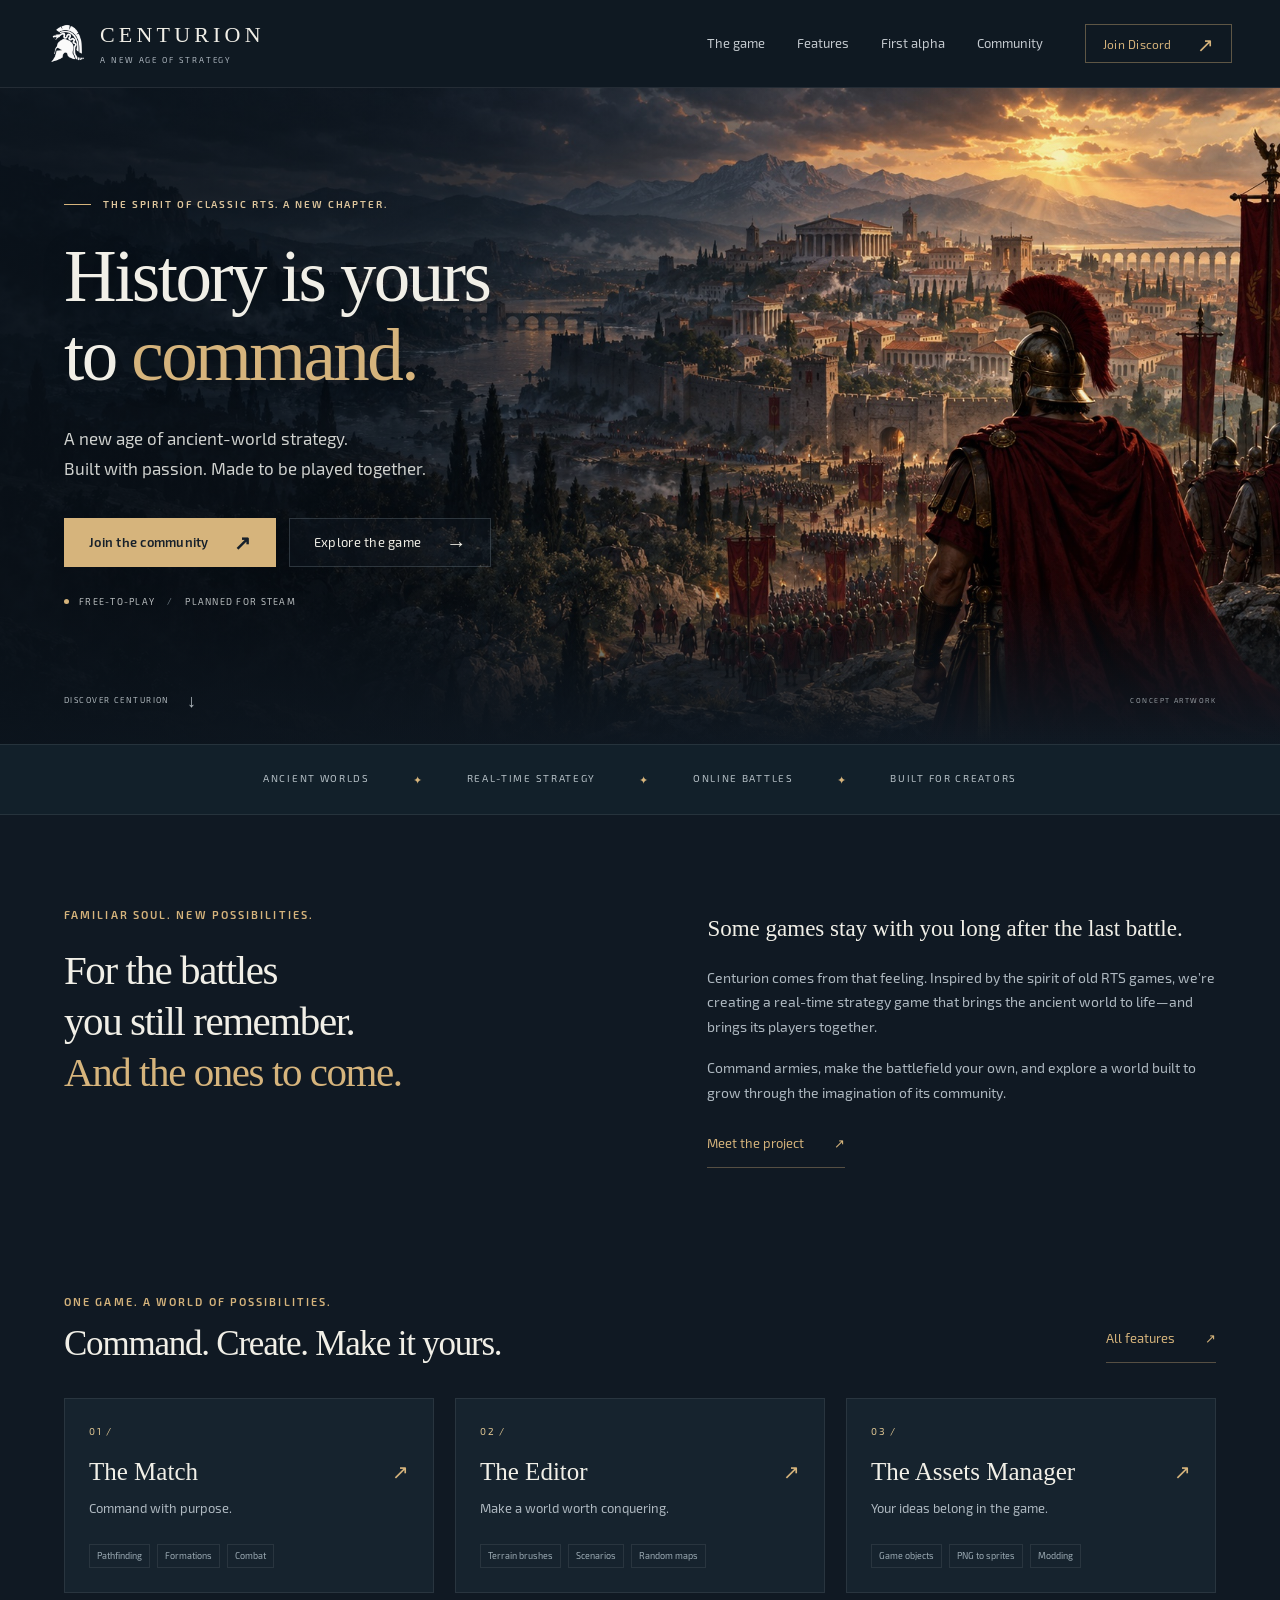
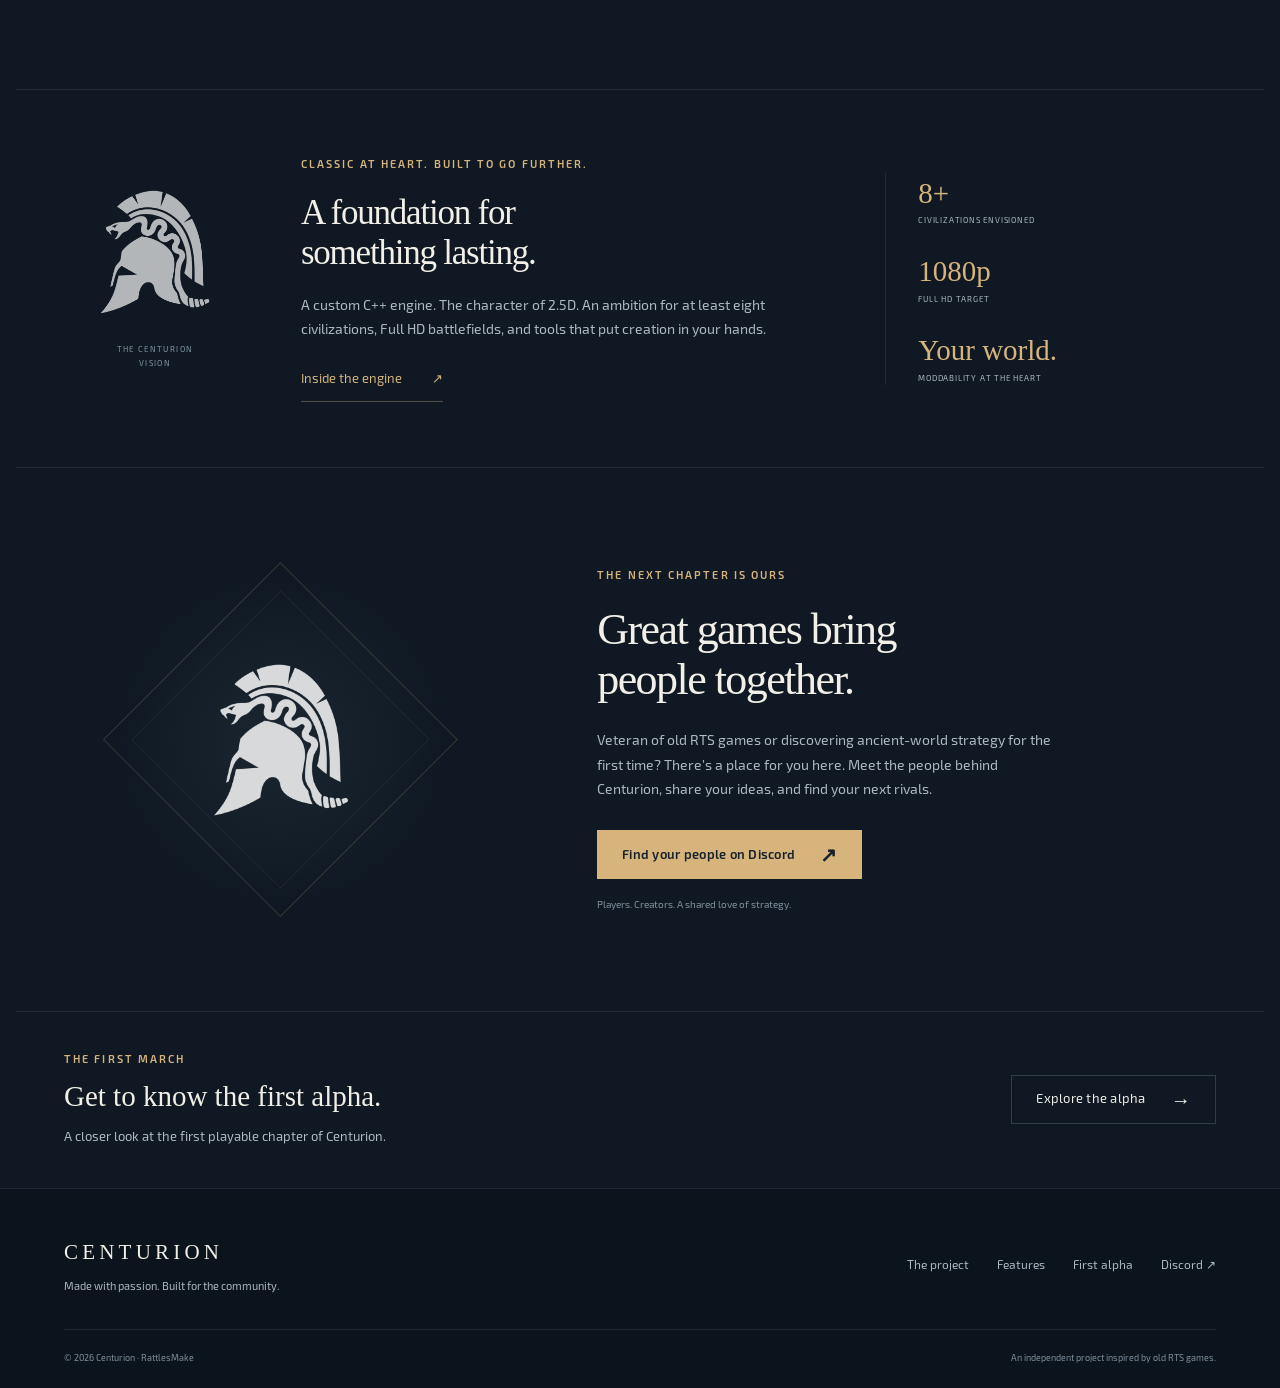
<file: index.html>
<!doctype html><html lang="en"><head><meta charset="utf-8"><meta name="viewport" content="width=device-width, initial-scale=1"><meta name="theme-color" content="#101923"><title>Centurion — A new age of strategy</title><meta name="description" content="An ancient-world RTS inspired by old RTS games. Free-to-play, planned for Steam, and built for a community of players and creators."><meta property="og:type" content="website"><meta property="og:title" content="Centurion — A new age of strategy"><meta property="og:description" content="An ancient-world RTS inspired by old RTS games. Free-to-play, planned for Steam, and built for a community of players and creators."><meta property="og:image" content="./assets/images/centurion-key-art.jpg"><link rel="icon" href="./assets/images/centurion-emblem.png" type="image/png"><link rel="preload" href="./assets/fonts/Exo2-Regular.otf" as="font" type="font/otf" crossorigin><link rel="stylesheet" href="./assets/site.css"><script src="./assets/site.js" defer></script></head><body><a class="skip-link" href="#main">Skip to content</a><header class="site-header"><div class="nav-wrap"><a class="brand" href="./index.html"><img src="./assets/images/centurion-emblem.png" alt="" width="39" height="39"><span>CENTURION<small>A NEW AGE OF STRATEGY</small></span></a><button class="menu-toggle" aria-expanded="false" aria-controls="primary-nav">Menu <span aria-hidden="true">☰</span></button><nav id="primary-nav" aria-label="Main navigation"><a href="./game.html" >The game</a><a href="./features.html" >Features</a><a href="./alpha.html" >First alpha</a><a href="./index.html#community" >Community</a></nav><a class="button nav-cta" href="https://discord.gg/VyaYq93s" target="_blank" rel="noopener noreferrer">Join Discord <span aria-hidden="true">↗</span><span class="sr-only"> (opens Discord in a new tab)</span></a></div></header><main id="main"><section class="hero"><img class="hero-image" src="./assets/images/centurion-key-art.jpg" alt="Concept artwork of a Roman commander overlooking an ancient city and a gathering army" width="1774" height="887" fetchpriority="high"><div class="hero-shade"></div><div class="hero-inner"><p class="eyebrow"><span class="gold-line"></span> THE SPIRIT OF CLASSIC RTS. A NEW CHAPTER.</p><h1>History is yours<br>to <em>command.</em></h1><p>A new age of ancient-world strategy.<br>Built with passion. Made to be played together.</p><div class="hero-actions"><a class="button primary" href="https://discord.gg/VyaYq93s" target="_blank" rel="noopener noreferrer">Join the community <span aria-hidden="true">↗</span><span class="sr-only"> (opens Discord in a new tab)</span></a><a class="button ghost" href="./features.html">Explore the game <span aria-hidden="true">→</span></a></div><div class="release-note"><span class="release-dot"></span> FREE-TO-PLAY <span class="divider">/</span> PLANNED FOR STEAM</div></div><div class="hero-bottom"><a href="#vision">DISCOVER CENTURION <span aria-hidden="true">↓</span></a><span>CONCEPT ARTWORK</span></div></section><div class="promise-strip"><span>ANCIENT WORLDS</span><i aria-hidden="true">✦</i><span>REAL-TIME STRATEGY</span><i aria-hidden="true">✦</i><span>ONLINE BATTLES</span><i aria-hidden="true">✦</i><span>BUILT FOR CREATORS</span></div><section class="section vision" id="vision"><div><p class="eyebrow">FAMILIAR SOUL. NEW POSSIBILITIES.</p><h2>For the battles<br>you still remember.<br><em>And the ones to come.</em></h2></div><div class="vision-copy"><p class="large-copy">Some games stay with you long after the last battle.</p><p>Centurion comes from that feeling. Inspired by the spirit of old RTS games, we’re creating a real-time strategy game that brings the ancient world to life—and brings its players together.</p><p>Command armies, make the battlefield your own, and explore a world built to grow through the imagination of its community.</p><a class="text-link" href="./game.html">Meet the project <span aria-hidden="true">↗</span></a></div></section><section class="section feature-section"><div class="section-heading"><div><p class="eyebrow">ONE GAME. A WORLD OF POSSIBILITIES.</p><h2>Command. Create. Make it yours.</h2></div><a class="text-link" href="./features.html">All features <span aria-hidden="true">↗</span></a></div><div class="feature-cards"><a class="feature-card" href="./features/match.html"><div class="card-body"><span class="card-number">01 /</span><h3>The Match<span aria-hidden="true">↗</span></h3><p>Command with purpose.</p><div class="tags"><span>Pathfinding</span><span>Formations</span><span>Combat</span></div></div></a><a class="feature-card" href="./features/editor.html"><div class="card-body"><span class="card-number">02 /</span><h3>The Editor<span aria-hidden="true">↗</span></h3><p>Make a world worth conquering.</p><div class="tags"><span>Terrain brushes</span><span>Scenarios</span><span>Random maps</span></div></div></a><a class="feature-card" href="./features/assets.html"><div class="card-body"><span class="card-number">03 /</span><h3>The Assets Manager<span aria-hidden="true">↗</span></h3><p>Your ideas belong in the game.</p><div class="tags"><span>Game objects</span><span>PNG to sprites</span><span>Modding</span></div></div></a></div></section><section class="engine-teaser section"><div class="engine-emblem"><img src="./assets/images/centurion-emblem.png" alt="" width="130" height="130"><span>THE CENTURION VISION</span></div><div><p class="eyebrow">CLASSIC AT HEART. BUILT TO GO FURTHER.</p><h2>A foundation for<br>something lasting.</h2><p>A custom C++ engine. The character of 2.5D. An ambition for at least eight civilizations, Full HD battlefields, and tools that put creation in your hands.</p><a class="text-link" href="./game.html#technology">Inside the engine <span aria-hidden="true">↗</span></a></div><div class="engine-facts"><div><strong>8+</strong><span>CIVILIZATIONS ENVISIONED</span></div><div><strong>1080p</strong><span>FULL HD TARGET</span></div><div><strong>Your world.</strong><span>MODDABILITY AT THE HEART</span></div></div></section><section class="community section" id="community"><div class="community-mark" aria-hidden="true"><img src="./assets/images/centurion-emblem.png" alt="" width="160" height="160"></div><div><p class="eyebrow">THE NEXT CHAPTER IS OURS</p><h2>Great games bring<br>people together.</h2><p>Veteran of old RTS games or discovering ancient-world strategy for the first time? There’s a place for you here. Meet the people behind Centurion, share your ideas, and find your next rivals.</p><a class="button primary" href="https://discord.gg/VyaYq93s" target="_blank" rel="noopener noreferrer">Find your people on Discord <span aria-hidden="true">↗</span><span class="sr-only"> (opens Discord in a new tab)</span></a><span class="community-note">Players. Creators. A shared love of strategy.</span></div></section><section class="release-strip section"><div><p class="eyebrow">THE FIRST MARCH</p><h3>Get to know the first alpha.</h3><p>A closer look at the first playable chapter of Centurion.</p></div><a class="button ghost" href="./alpha.html">Explore the alpha <span aria-hidden="true">→</span></a></section></main><footer class="site-footer"><div><a class="footer-brand" href="./index.html">CENTURION</a><p>Made with passion. Built for the community.</p></div><nav aria-label="Footer navigation"><a class="" href="./game.html">The project</a><a class="" href="./features.html">Features</a><a class="" href="./alpha.html">First alpha</a><a href="https://discord.gg/VyaYq93s" target="_blank" rel="noopener noreferrer">Discord ↗</a></nav><div class="footer-bottom"><span>© 2026 Centurion · RattlesMake</span><span>An independent project inspired by old RTS games.</span></div></footer><dialog class="lightbox" aria-label="Image viewer"><button class="lightbox-close" aria-label="Close image viewer">Close ×</button><img alt=""><p></p></dialog></body></html>
</file>
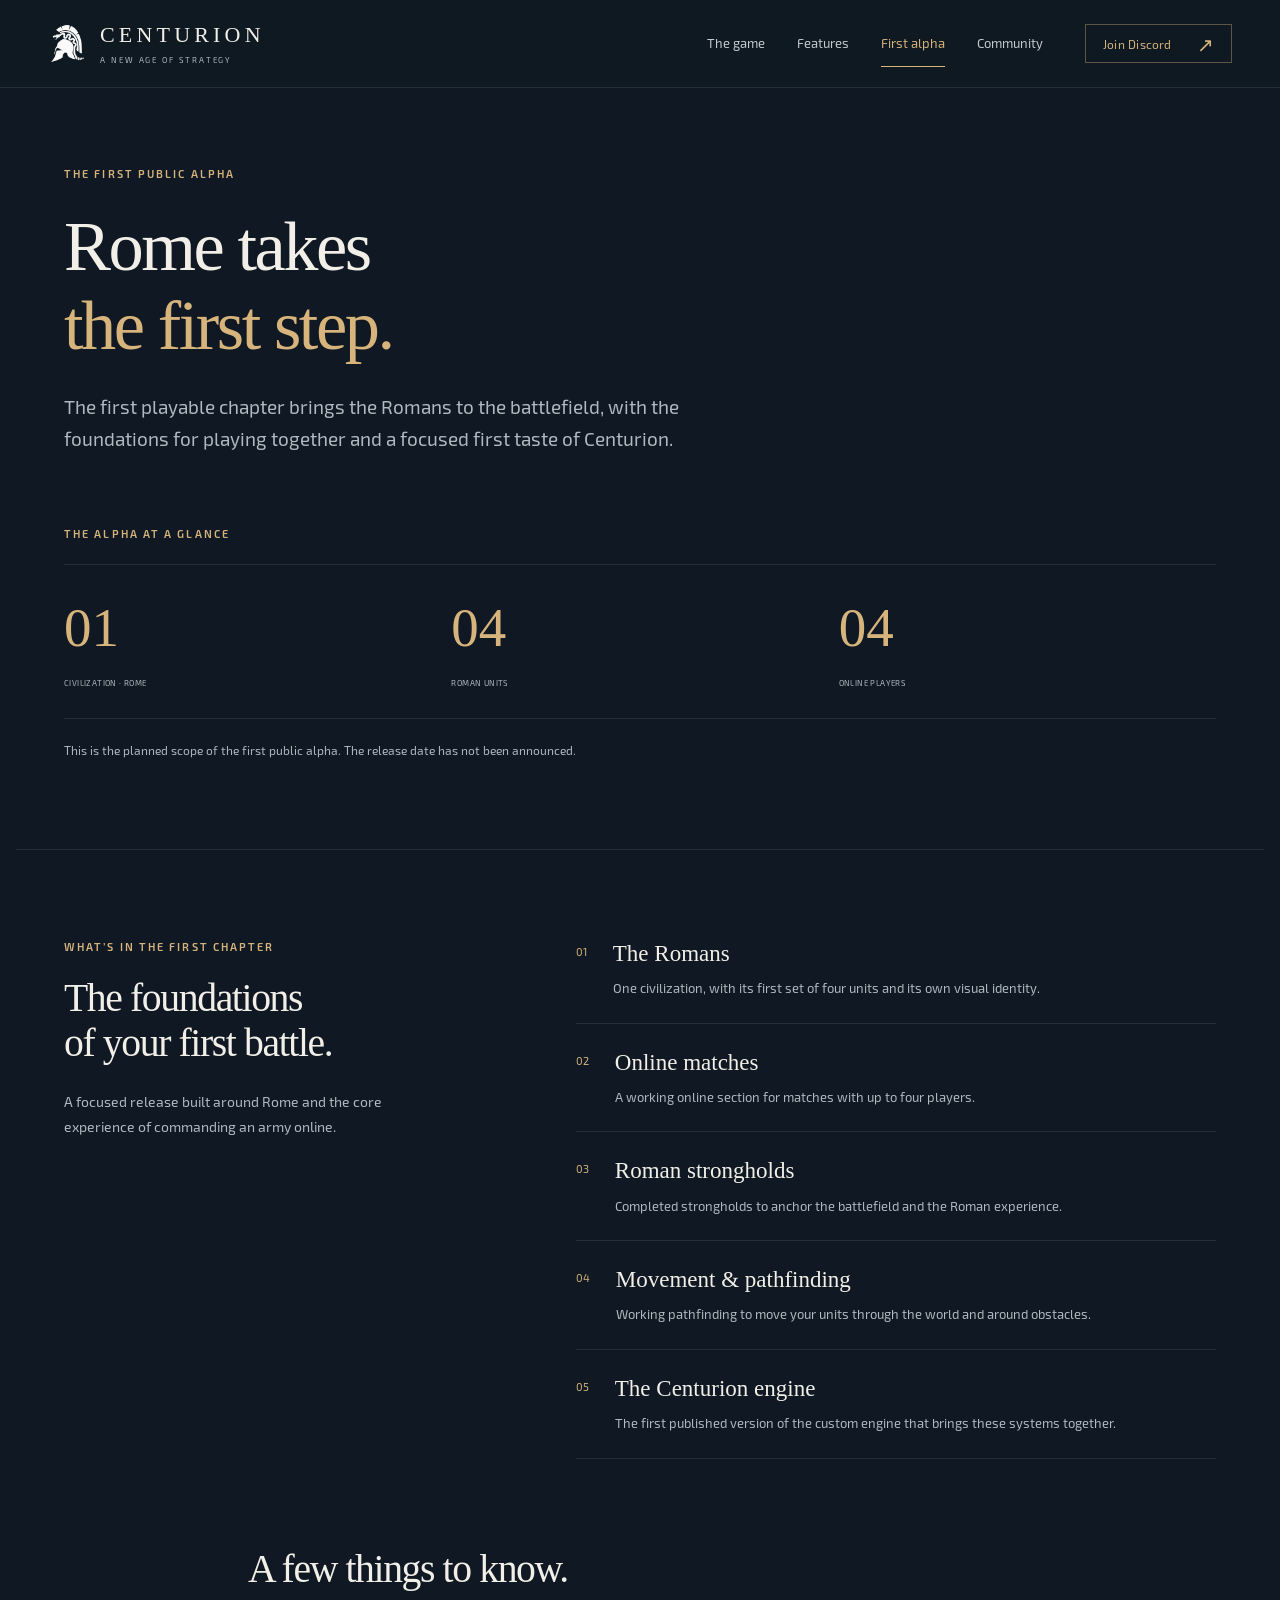
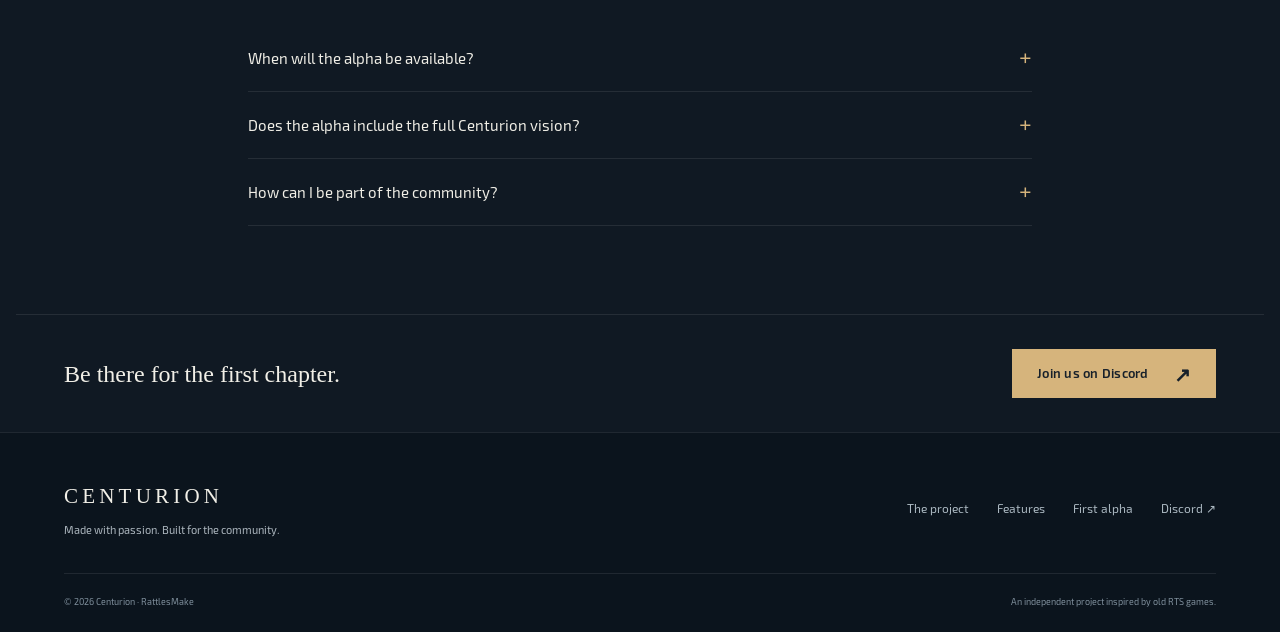
<file: alpha.html>
<!doctype html><html lang="en"><head><meta charset="utf-8"><meta name="viewport" content="width=device-width, initial-scale=1"><meta name="theme-color" content="#101923"><title>The first public alpha — Centurion</title><meta name="description" content="The planned first Centurion alpha: Rome, four units, four-player online matches, strongholds, and pathfinding."><meta property="og:type" content="website"><meta property="og:title" content="The first public alpha — Centurion"><meta property="og:description" content="The planned first Centurion alpha: Rome, four units, four-player online matches, strongholds, and pathfinding."><meta property="og:image" content="./assets/images/centurion-key-art.jpg"><link rel="icon" href="./assets/images/centurion-emblem.png" type="image/png"><link rel="preload" href="./assets/fonts/Exo2-Regular.otf" as="font" type="font/otf" crossorigin><link rel="stylesheet" href="./assets/site.css"><script src="./assets/site.js" defer></script></head><body><a class="skip-link" href="#main">Skip to content</a><header class="site-header"><div class="nav-wrap"><a class="brand" href="./index.html"><img src="./assets/images/centurion-emblem.png" alt="" width="39" height="39"><span>CENTURION<small>A NEW AGE OF STRATEGY</small></span></a><button class="menu-toggle" aria-expanded="false" aria-controls="primary-nav">Menu <span aria-hidden="true">☰</span></button><nav id="primary-nav" aria-label="Main navigation"><a href="./game.html" >The game</a><a href="./features.html" >Features</a><a href="./alpha.html" aria-current="page">First alpha</a><a href="./index.html#community" >Community</a></nav><a class="button nav-cta" href="https://discord.gg/VyaYq93s" target="_blank" rel="noopener noreferrer">Join Discord <span aria-hidden="true">↗</span><span class="sr-only"> (opens Discord in a new tab)</span></a></div></header><main id="main"><section class="page-intro section"><p class="eyebrow">THE FIRST PUBLIC ALPHA</p><h1>Rome takes<br><em>the first step.</em></h1><p class="lead">The first playable chapter brings the Romans to the battlefield, with the foundations for playing together and a focused first taste of Centurion.</p></section><div class="section alpha-layout no-media"><section><p class="eyebrow">THE ALPHA AT A GLANCE</p><div class="alpha-stats"><div><strong>01</strong><span>CIVILIZATION · ROME</span></div><div><strong>04</strong><span>ROMAN UNITS</span></div><div><strong>04</strong><span>ONLINE PLAYERS</span></div></div><p class="alpha-note">This is the planned scope of the first public alpha. The release date has not been announced.</p></section></div><section class="section alpha-scope"><div><p class="eyebrow">WHAT’S IN THE FIRST CHAPTER</p><h2>The foundations<br>of your first battle.</h2><p>A focused release built around Rome and the core experience of commanding an army online.</p></div><div class="scope-list"><article><span>01</span><div><h3>The Romans</h3><p>One civilization, with its first set of four units and its own visual identity.</p></div></article><article><span>02</span><div><h3>Online matches</h3><p>A working online section for matches with up to four players.</p></div></article><article><span>03</span><div><h3>Roman strongholds</h3><p>Completed strongholds to anchor the battlefield and the Roman experience.</p></div></article><article><span>04</span><div><h3>Movement & pathfinding</h3><p>Working pathfinding to move your units through the world and around obstacles.</p></div></article><article><span>05</span><div><h3>The Centurion engine</h3><p>The first published version of the custom engine that brings these systems together.</p></div></article></div></section><section class="section alpha-faq"><h2>A few things to know.</h2><details><summary>When will the alpha be available?</summary><p>The date is still to be defined. Join our Discord community for release announcements and details about how to take part.</p></details><details><summary>Does the alpha include the full Centurion vision?</summary><p>No. The first alpha focuses on one civilization, four units, and online matches for up to four players. The wider vision includes at least eight civilizations, a moddable game, and creative tools. <a class="" href="./game.html">Explore the full project →</a></p></details><details><summary>How can I be part of the community?</summary><p>Join our Discord, introduce yourself, and tell us what draws you to strategy games. We welcome long-time fans of old RTS games, new players, and creators alike.</p></details></section><section class="section small-cta"><p>Be there for the first chapter.</p><a class="button primary" href="https://discord.gg/VyaYq93s" target="_blank" rel="noopener noreferrer">Join us on Discord <span aria-hidden="true">↗</span><span class="sr-only"> (opens Discord in a new tab)</span></a></section></main><footer class="site-footer"><div><a class="footer-brand" href="./index.html">CENTURION</a><p>Made with passion. Built for the community.</p></div><nav aria-label="Footer navigation"><a class="" href="./game.html">The project</a><a class="" href="./features.html">Features</a><a class="" href="./alpha.html">First alpha</a><a href="https://discord.gg/VyaYq93s" target="_blank" rel="noopener noreferrer">Discord ↗</a></nav><div class="footer-bottom"><span>© 2026 Centurion · RattlesMake</span><span>An independent project inspired by old RTS games.</span></div></footer><dialog class="lightbox" aria-label="Image viewer"><button class="lightbox-close" aria-label="Close image viewer">Close ×</button><img alt=""><p></p></dialog></body></html>
</file>
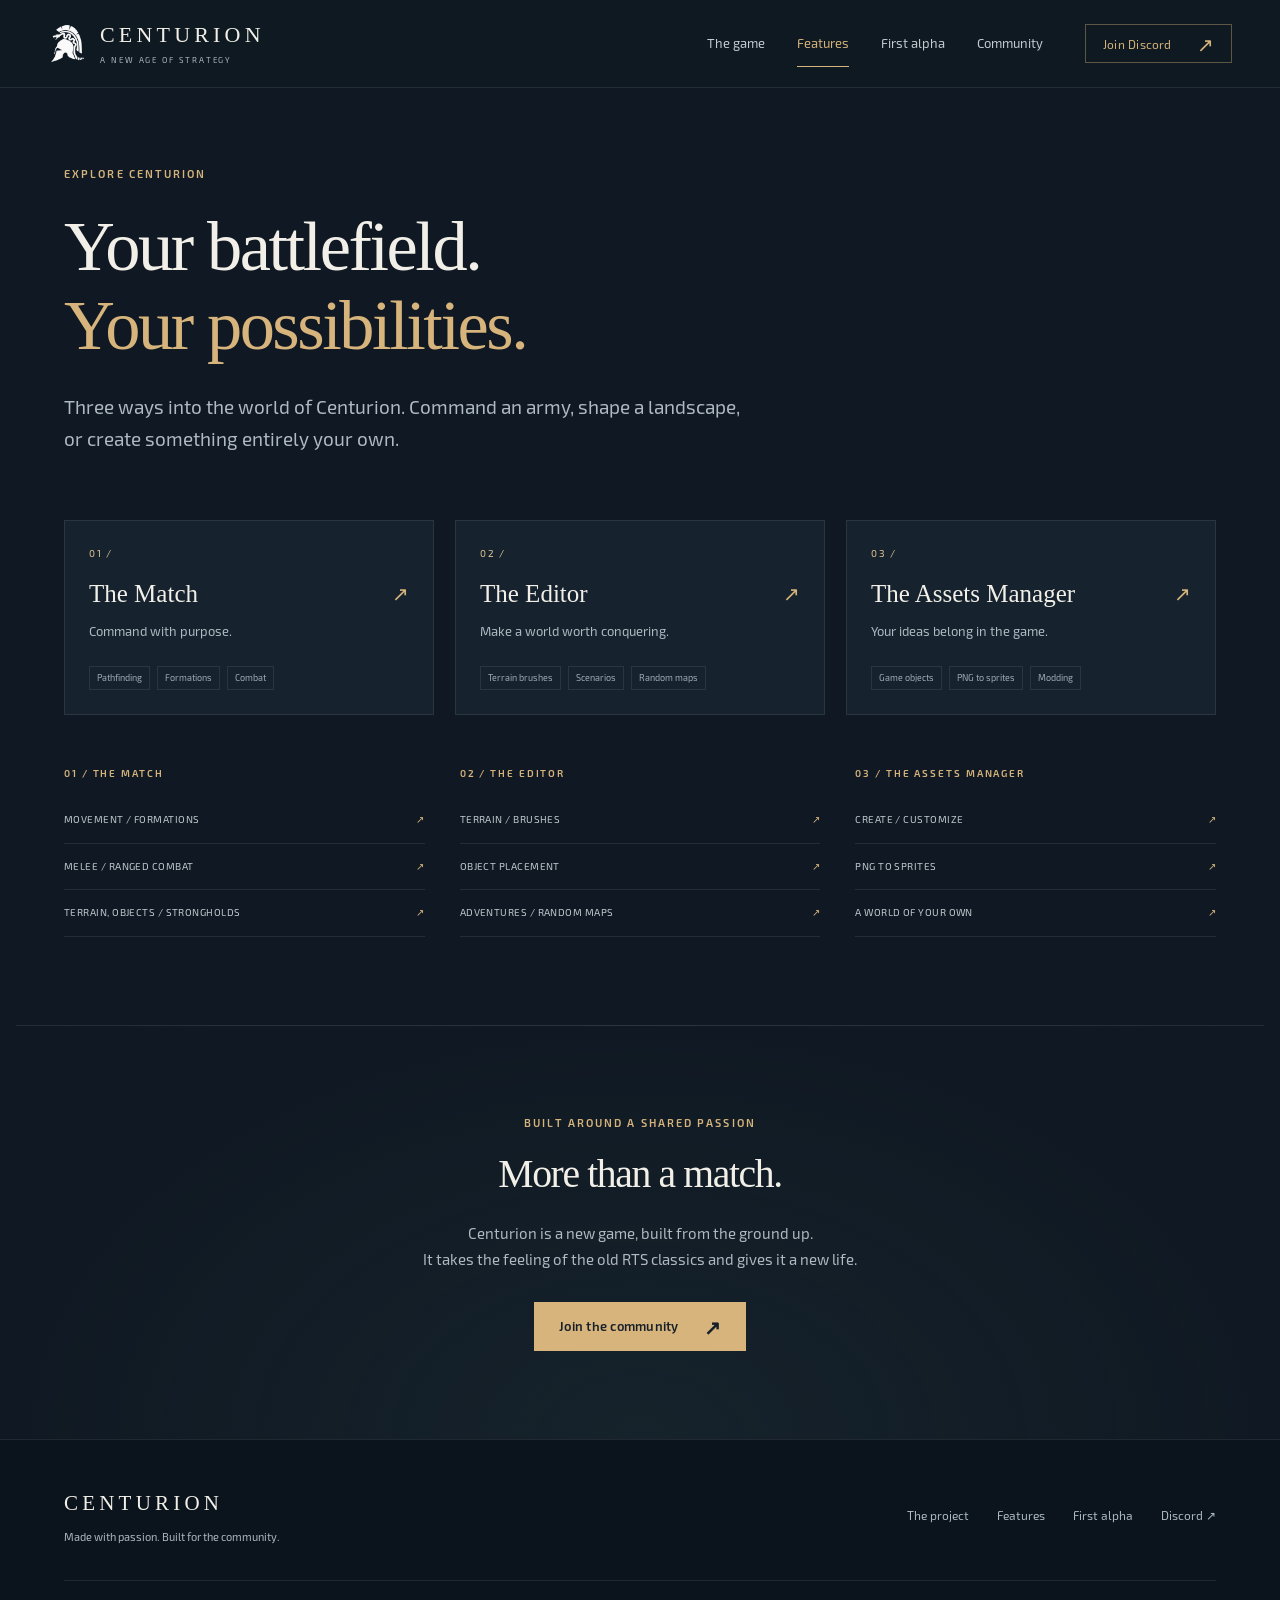
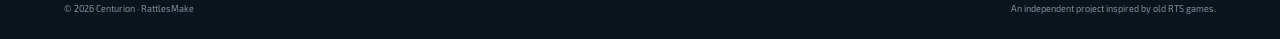
<file: features.html>
<!doctype html><html lang="en"><head><meta charset="utf-8"><meta name="viewport" content="width=device-width, initial-scale=1"><meta name="theme-color" content="#101923"><title>Explore the features — Centurion</title><meta name="description" content="Explore the Match, Editor, and Assets Manager: three ways to play and create in Centurion."><meta property="og:type" content="website"><meta property="og:title" content="Explore the features — Centurion"><meta property="og:description" content="Explore the Match, Editor, and Assets Manager: three ways to play and create in Centurion."><meta property="og:image" content="./assets/images/centurion-key-art.jpg"><link rel="icon" href="./assets/images/centurion-emblem.png" type="image/png"><link rel="preload" href="./assets/fonts/Exo2-Regular.otf" as="font" type="font/otf" crossorigin><link rel="stylesheet" href="./assets/site.css"><script src="./assets/site.js" defer></script></head><body><a class="skip-link" href="#main">Skip to content</a><header class="site-header"><div class="nav-wrap"><a class="brand" href="./index.html"><img src="./assets/images/centurion-emblem.png" alt="" width="39" height="39"><span>CENTURION<small>A NEW AGE OF STRATEGY</small></span></a><button class="menu-toggle" aria-expanded="false" aria-controls="primary-nav">Menu <span aria-hidden="true">☰</span></button><nav id="primary-nav" aria-label="Main navigation"><a href="./game.html" >The game</a><a href="./features.html" aria-current="page">Features</a><a href="./alpha.html" >First alpha</a><a href="./index.html#community" >Community</a></nav><a class="button nav-cta" href="https://discord.gg/VyaYq93s" target="_blank" rel="noopener noreferrer">Join Discord <span aria-hidden="true">↗</span><span class="sr-only"> (opens Discord in a new tab)</span></a></div></header><main id="main"><section class="page-intro section"><p class="eyebrow">EXPLORE CENTURION</p><h1>Your battlefield.<br><em>Your possibilities.</em></h1><p class="lead">Three ways into the world of Centurion. Command an army, shape a landscape, or create something entirely your own.</p></section><section class="section features-overview"><div class="feature-cards"><a class="feature-card" href="./features/match.html"><div class="card-body"><span class="card-number">01 /</span><h3>The Match<span aria-hidden="true">↗</span></h3><p>Command with purpose.</p><div class="tags"><span>Pathfinding</span><span>Formations</span><span>Combat</span></div></div></a><a class="feature-card" href="./features/editor.html"><div class="card-body"><span class="card-number">02 /</span><h3>The Editor<span aria-hidden="true">↗</span></h3><p>Make a world worth conquering.</p><div class="tags"><span>Terrain brushes</span><span>Scenarios</span><span>Random maps</span></div></div></a><a class="feature-card" href="./features/assets.html"><div class="card-body"><span class="card-number">03 /</span><h3>The Assets Manager<span aria-hidden="true">↗</span></h3><p>Your ideas belong in the game.</p><div class="tags"><span>Game objects</span><span>PNG to sprites</span><span>Modding</span></div></div></a></div><div class="feature-directory"><section><p class="eyebrow">01 / THE MATCH</p><a class="" href="./features/match.html#movement">MOVEMENT / FORMATIONS <span aria-hidden="true">↗</span></a><a class="" href="./features/match.html#combat">MELEE / RANGED COMBAT <span aria-hidden="true">↗</span></a><a class="" href="./features/match.html#world">TERRAIN, OBJECTS / STRONGHOLDS <span aria-hidden="true">↗</span></a></section><section><p class="eyebrow">02 / THE EDITOR</p><a class="" href="./features/editor.html#terrain">TERRAIN / BRUSHES <span aria-hidden="true">↗</span></a><a class="" href="./features/editor.html#objects">OBJECT PLACEMENT <span aria-hidden="true">↗</span></a><a class="" href="./features/editor.html#scenarios">ADVENTURES / RANDOM MAPS <span aria-hidden="true">↗</span></a></section><section><p class="eyebrow">03 / THE ASSETS MANAGER</p><a class="" href="./features/assets.html#objects">CREATE / CUSTOMIZE <span aria-hidden="true">↗</span></a><a class="" href="./features/assets.html#sprites">PNG TO SPRITES <span aria-hidden="true">↗</span></a><a class="" href="./features/assets.html#library">A WORLD OF YOUR OWN <span aria-hidden="true">↗</span></a></section></div></section><section class="section invitation"><p class="eyebrow">BUILT AROUND A SHARED PASSION</p><h2>More than a match.</h2><p>Centurion is a new game, built from the ground up.<br>It takes the feeling of the old RTS classics and gives it a new life.</p><a class="button primary" href="https://discord.gg/VyaYq93s" target="_blank" rel="noopener noreferrer">Join the community <span aria-hidden="true">↗</span><span class="sr-only"> (opens Discord in a new tab)</span></a></section></main><footer class="site-footer"><div><a class="footer-brand" href="./index.html">CENTURION</a><p>Made with passion. Built for the community.</p></div><nav aria-label="Footer navigation"><a class="" href="./game.html">The project</a><a class="" href="./features.html">Features</a><a class="" href="./alpha.html">First alpha</a><a href="https://discord.gg/VyaYq93s" target="_blank" rel="noopener noreferrer">Discord ↗</a></nav><div class="footer-bottom"><span>© 2026 Centurion · RattlesMake</span><span>An independent project inspired by old RTS games.</span></div></footer><dialog class="lightbox" aria-label="Image viewer"><button class="lightbox-close" aria-label="Close image viewer">Close ×</button><img alt=""><p></p></dialog></body></html>
</file>
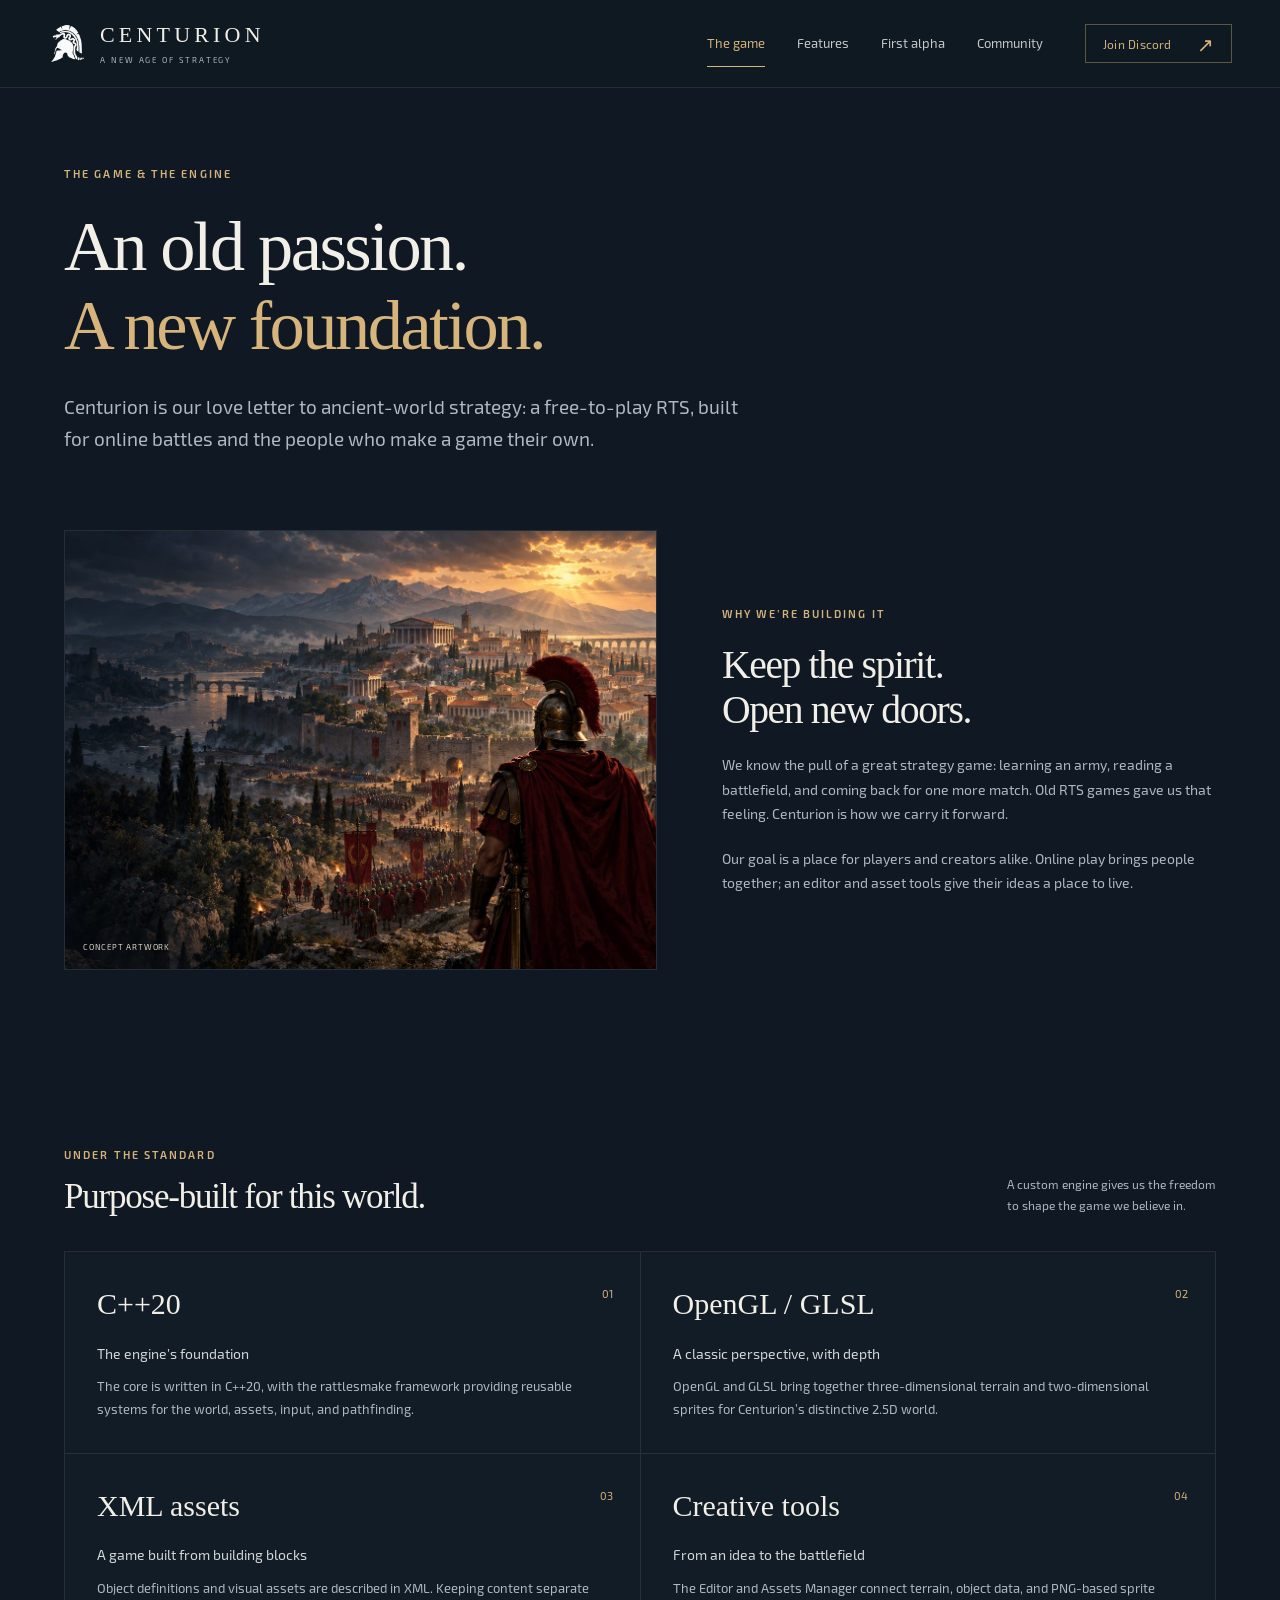
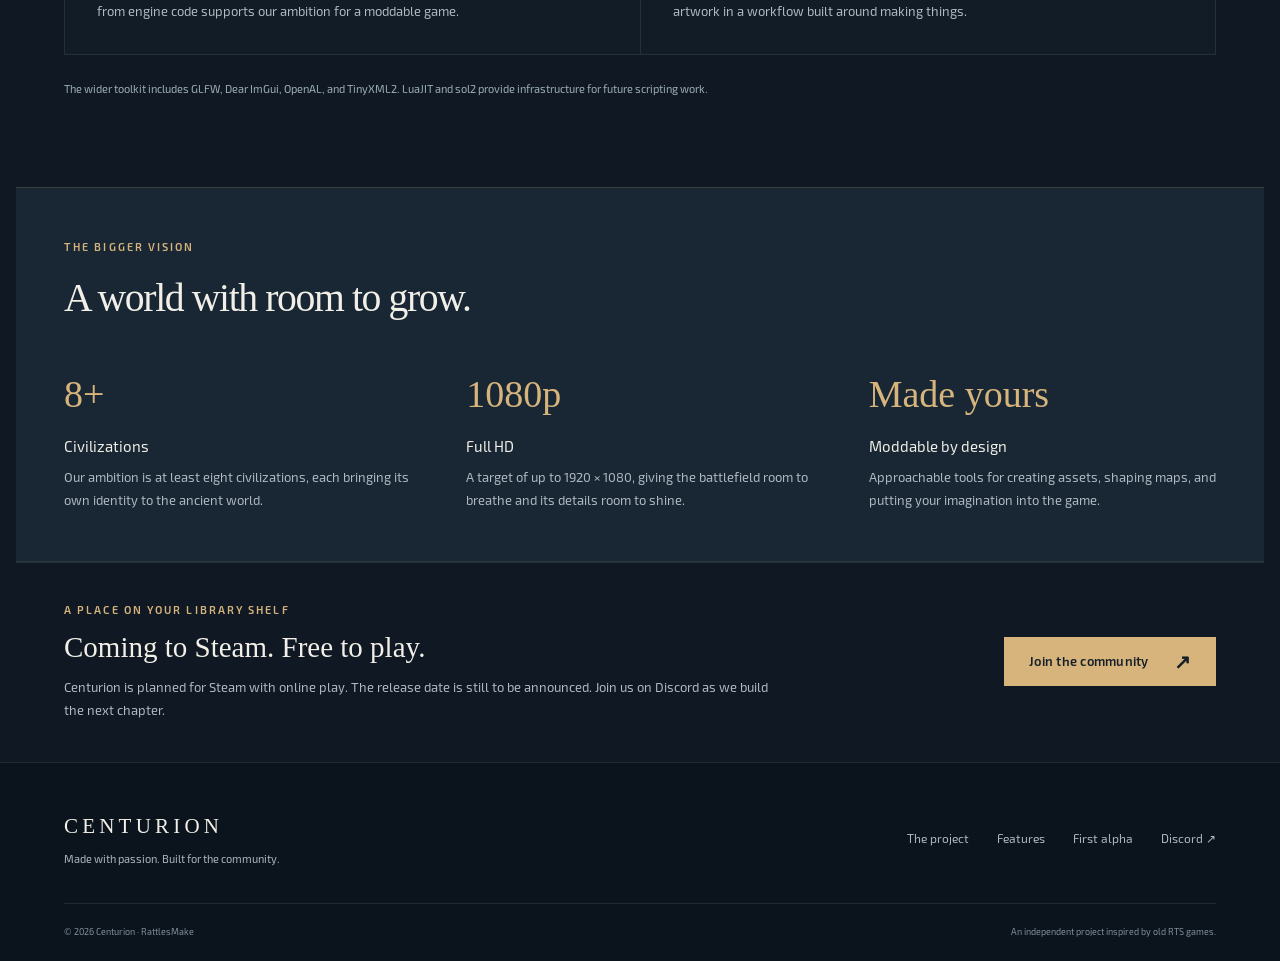
<file: game.html>
<!doctype html><html lang="en"><head><meta charset="utf-8"><meta name="viewport" content="width=device-width, initial-scale=1"><meta name="theme-color" content="#101923"><title>The game &amp; engine — Centurion</title><meta name="description" content="Discover the vision and technology behind Centurion: C++20, OpenGL, 2.5D worlds, moddability, and creative tools."><meta property="og:type" content="website"><meta property="og:title" content="The game &amp; engine — Centurion"><meta property="og:description" content="Discover the vision and technology behind Centurion: C++20, OpenGL, 2.5D worlds, moddability, and creative tools."><meta property="og:image" content="./assets/images/centurion-key-art.jpg"><link rel="icon" href="./assets/images/centurion-emblem.png" type="image/png"><link rel="preload" href="./assets/fonts/Exo2-Regular.otf" as="font" type="font/otf" crossorigin><link rel="stylesheet" href="./assets/site.css"><script src="./assets/site.js" defer></script></head><body><a class="skip-link" href="#main">Skip to content</a><header class="site-header"><div class="nav-wrap"><a class="brand" href="./index.html"><img src="./assets/images/centurion-emblem.png" alt="" width="39" height="39"><span>CENTURION<small>A NEW AGE OF STRATEGY</small></span></a><button class="menu-toggle" aria-expanded="false" aria-controls="primary-nav">Menu <span aria-hidden="true">☰</span></button><nav id="primary-nav" aria-label="Main navigation"><a href="./game.html" aria-current="page">The game</a><a href="./features.html" >Features</a><a href="./alpha.html" >First alpha</a><a href="./index.html#community" >Community</a></nav><a class="button nav-cta" href="https://discord.gg/VyaYq93s" target="_blank" rel="noopener noreferrer">Join Discord <span aria-hidden="true">↗</span><span class="sr-only"> (opens Discord in a new tab)</span></a></div></header><main id="main"><section class="page-intro section"><p class="eyebrow">THE GAME & THE ENGINE</p><h1>An old passion.<br><em>A new foundation.</em></h1><p class="lead">Centurion is our love letter to ancient-world strategy: a free-to-play RTS, built for online battles and the people who make a game their own.</p></section><section class="section game-story"><div class="story-art"><img src="./assets/images/centurion-key-art.jpg" alt="Roman city at dusk, Centurion concept artwork" width="1774" height="887"><span>CONCEPT ARTWORK</span></div><div><p class="eyebrow">WHY WE’RE BUILDING IT</p><h2>Keep the spirit.<br>Open new doors.</h2><p>We know the pull of a great strategy game: learning an army, reading a battlefield, and coming back for one more match. Old RTS games gave us that feeling. Centurion is how we carry it forward.</p><p>Our goal is a place for players and creators alike. Online play brings people together; an editor and asset tools give their ideas a place to live.</p></div></section><section class="section" id="technology"><div class="section-heading"><div><p class="eyebrow">UNDER THE STANDARD</p><h2>Purpose-built for this world.</h2></div><p class="heading-note">A custom engine gives us the freedom<br>to shape the game we believe in.</p></div><div class="tech-grid"><article class="tech-item"><span class="index">01</span><h3>C++20</h3><h4>The engine’s foundation</h4><p>The core is written in C++20, with the rattlesmake framework providing reusable systems for the world, assets, input, and pathfinding.</p></article><article class="tech-item"><span class="index">02</span><h3>OpenGL / GLSL</h3><h4>A classic perspective, with depth</h4><p>OpenGL and GLSL bring together three-dimensional terrain and two-dimensional sprites for Centurion’s distinctive 2.5D world.</p></article><article class="tech-item"><span class="index">03</span><h3>XML assets</h3><h4>A game built from building blocks</h4><p>Object definitions and visual assets are described in XML. Keeping content separate from engine code supports our ambition for a moddable game.</p></article><article class="tech-item"><span class="index">04</span><h3>Creative tools</h3><h4>From an idea to the battlefield</h4><p>The Editor and Assets Manager connect terrain, object data, and PNG-based sprite artwork in a workflow built around making things.</p></article></div><p class="tech-footnote">The wider toolkit includes GLFW, Dear ImGui, OpenAL, and TinyXML2. LuaJIT and sol2 provide infrastructure for future scripting work.</p></section><section class="section ambition"><p class="eyebrow">THE BIGGER VISION</p><h2>A world with room to grow.</h2><div class="ambition-grid"><article><strong>8+</strong><h3>Civilizations</h3><p>Our ambition is at least eight civilizations, each bringing its own identity to the ancient world.</p></article><article><strong>1080p</strong><h3>Full HD</h3><p>A target of up to 1920 × 1080, giving the battlefield room to breathe and its details room to shine.</p></article><article><strong>Made yours</strong><h3>Moddable by design</h3><p>Approachable tools for creating assets, shaping maps, and putting your imagination into the game.</p></article></div></section><section class="section release-strip"><div><p class="eyebrow">A PLACE ON YOUR LIBRARY SHELF</p><h3>Coming to Steam. Free to play.</h3><p>Centurion is planned for Steam with online play. The release date is still to be announced. Join us on Discord as we build the next chapter.</p></div><a class="button primary" href="https://discord.gg/VyaYq93s" target="_blank" rel="noopener noreferrer">Join the community <span aria-hidden="true">↗</span><span class="sr-only"> (opens Discord in a new tab)</span></a></section></main><footer class="site-footer"><div><a class="footer-brand" href="./index.html">CENTURION</a><p>Made with passion. Built for the community.</p></div><nav aria-label="Footer navigation"><a class="" href="./game.html">The project</a><a class="" href="./features.html">Features</a><a class="" href="./alpha.html">First alpha</a><a href="https://discord.gg/VyaYq93s" target="_blank" rel="noopener noreferrer">Discord ↗</a></nav><div class="footer-bottom"><span>© 2026 Centurion · RattlesMake</span><span>An independent project inspired by old RTS games.</span></div></footer><dialog class="lightbox" aria-label="Image viewer"><button class="lightbox-close" aria-label="Close image viewer">Close ×</button><img alt=""><p></p></dialog></body></html>
</file>
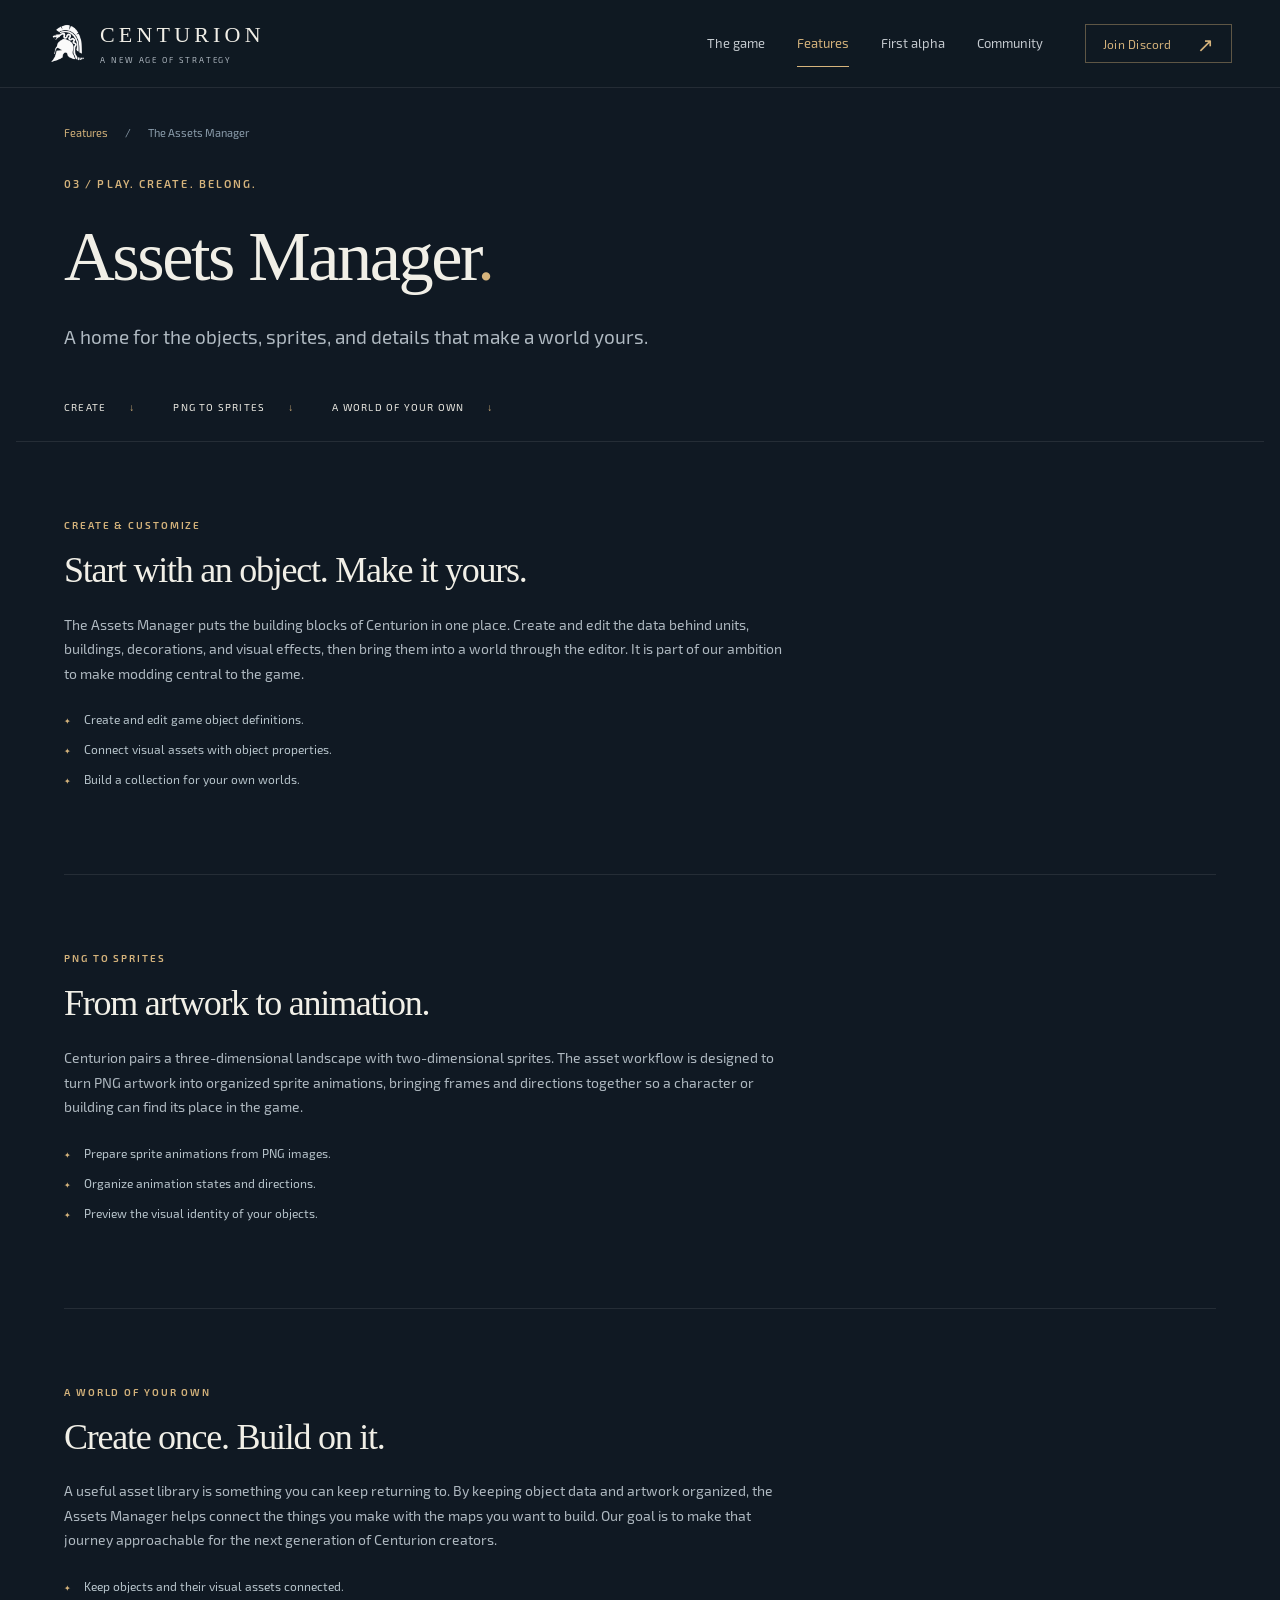
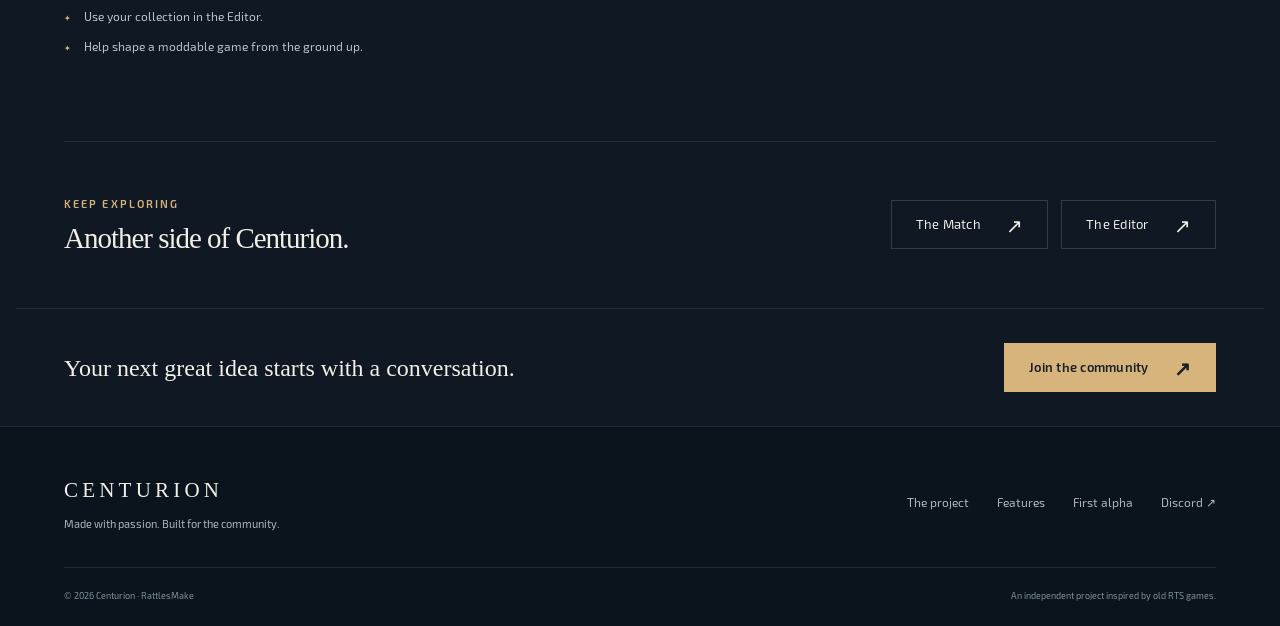
<file: features/assets.html>
<!doctype html><html lang="en"><head><meta charset="utf-8"><meta name="viewport" content="width=device-width, initial-scale=1"><meta name="theme-color" content="#101923"><title>The Assets Manager — Centurion</title><meta name="description" content="Explore Centurion’s asset workflow: create game objects, prepare sprites from PNG images, and organize a reusable library."><meta property="og:type" content="website"><meta property="og:title" content="The Assets Manager — Centurion"><meta property="og:description" content="Explore Centurion’s asset workflow: create game objects, prepare sprites from PNG images, and organize a reusable library."><meta property="og:image" content="../assets/images/centurion-key-art.jpg"><link rel="icon" href="../assets/images/centurion-emblem.png" type="image/png"><link rel="preload" href="../assets/fonts/Exo2-Regular.otf" as="font" type="font/otf" crossorigin><link rel="stylesheet" href="../assets/site.css"><script src="../assets/site.js" defer></script></head><body><a class="skip-link" href="#main">Skip to content</a><header class="site-header"><div class="nav-wrap"><a class="brand" href="../index.html"><img src="../assets/images/centurion-emblem.png" alt="" width="39" height="39"><span>CENTURION<small>A NEW AGE OF STRATEGY</small></span></a><button class="menu-toggle" aria-expanded="false" aria-controls="primary-nav">Menu <span aria-hidden="true">☰</span></button><nav id="primary-nav" aria-label="Main navigation"><a href="../game.html" >The game</a><a href="../features.html" aria-current="page">Features</a><a href="../alpha.html" >First alpha</a><a href="../index.html#community" >Community</a></nav><a class="button nav-cta" href="https://discord.gg/VyaYq93s" target="_blank" rel="noopener noreferrer">Join Discord <span aria-hidden="true">↗</span><span class="sr-only"> (opens Discord in a new tab)</span></a></div></header><main id="main"><div class="section breadcrumbs"><a class="" href="../features.html">Features</a> <span aria-hidden="true">/</span> The Assets Manager</div><section class="page-intro section"><p class="eyebrow">03 / PLAY. CREATE. BELONG.</p><h1>Assets Manager<span class="title-period">.</span></h1><p class="lead">A home for the objects, sprites, and details that make a world yours.</p></section><nav class="section topic-nav" aria-label="On this page"><a href="#objects">CREATE <span aria-hidden="true">↓</span></a><a href="#sprites">PNG TO SPRITES <span aria-hidden="true">↓</span></a><a href="#library">A WORLD OF YOUR OWN <span aria-hidden="true">↓</span></a></nav><div class="section feature-detail"><section class="detail-row  no-media" id="objects"><div class="detail-copy"><p class="eyebrow">CREATE & CUSTOMIZE</p><h2>Start with an object. Make it yours.</h2><p>The Assets Manager puts the building blocks of Centurion in one place. Create and edit the data behind units, buildings, decorations, and visual effects, then bring them into a world through the editor. It is part of our ambition to make modding central to the game.</p><ul class="detail-points"><li>Create and edit game object definitions.</li><li>Connect visual assets with object properties.</li><li>Build a collection for your own worlds.</li></ul></div></section><section class="detail-row reverse no-media" id="sprites"><div class="detail-copy"><p class="eyebrow">PNG TO SPRITES</p><h2>From artwork to animation.</h2><p>Centurion pairs a three-dimensional landscape with two-dimensional sprites. The asset workflow is designed to turn PNG artwork into organized sprite animations, bringing frames and directions together so a character or building can find its place in the game.</p><ul class="detail-points"><li>Prepare sprite animations from PNG images.</li><li>Organize animation states and directions.</li><li>Preview the visual identity of your objects.</li></ul></div></section><section class="detail-row  no-media" id="library"><div class="detail-copy"><p class="eyebrow">A WORLD OF YOUR OWN</p><h2>Create once. Build on it.</h2><p>A useful asset library is something you can keep returning to. By keeping object data and artwork organized, the Assets Manager helps connect the things you make with the maps you want to build. Our goal is to make that journey approachable for the next generation of Centurion creators.</p><ul class="detail-points"><li>Keep objects and their visual assets connected.</li><li>Use your collection in the Editor.</li><li>Help shape a moddable game from the ground up.</li></ul></div></section></div><section class="section next-chapter"><div><p class="eyebrow">KEEP EXPLORING</p><h2>Another side of Centurion.</h2></div><div><a class="button ghost" href="../features/match.html">The Match <span aria-hidden="true">↗</span></a><a class="button ghost" href="../features/editor.html">The Editor <span aria-hidden="true">↗</span></a></div></section><section class="section small-cta"><p>Your next great idea starts with a conversation.</p><a class="button primary" href="https://discord.gg/VyaYq93s" target="_blank" rel="noopener noreferrer">Join the community <span aria-hidden="true">↗</span><span class="sr-only"> (opens Discord in a new tab)</span></a></section></main><footer class="site-footer"><div><a class="footer-brand" href="../index.html">CENTURION</a><p>Made with passion. Built for the community.</p></div><nav aria-label="Footer navigation"><a class="" href="../game.html">The project</a><a class="" href="../features.html">Features</a><a class="" href="../alpha.html">First alpha</a><a href="https://discord.gg/VyaYq93s" target="_blank" rel="noopener noreferrer">Discord ↗</a></nav><div class="footer-bottom"><span>© 2026 Centurion · RattlesMake</span><span>An independent project inspired by old RTS games.</span></div></footer><dialog class="lightbox" aria-label="Image viewer"><button class="lightbox-close" aria-label="Close image viewer">Close ×</button><img alt=""><p></p></dialog></body></html>
</file>
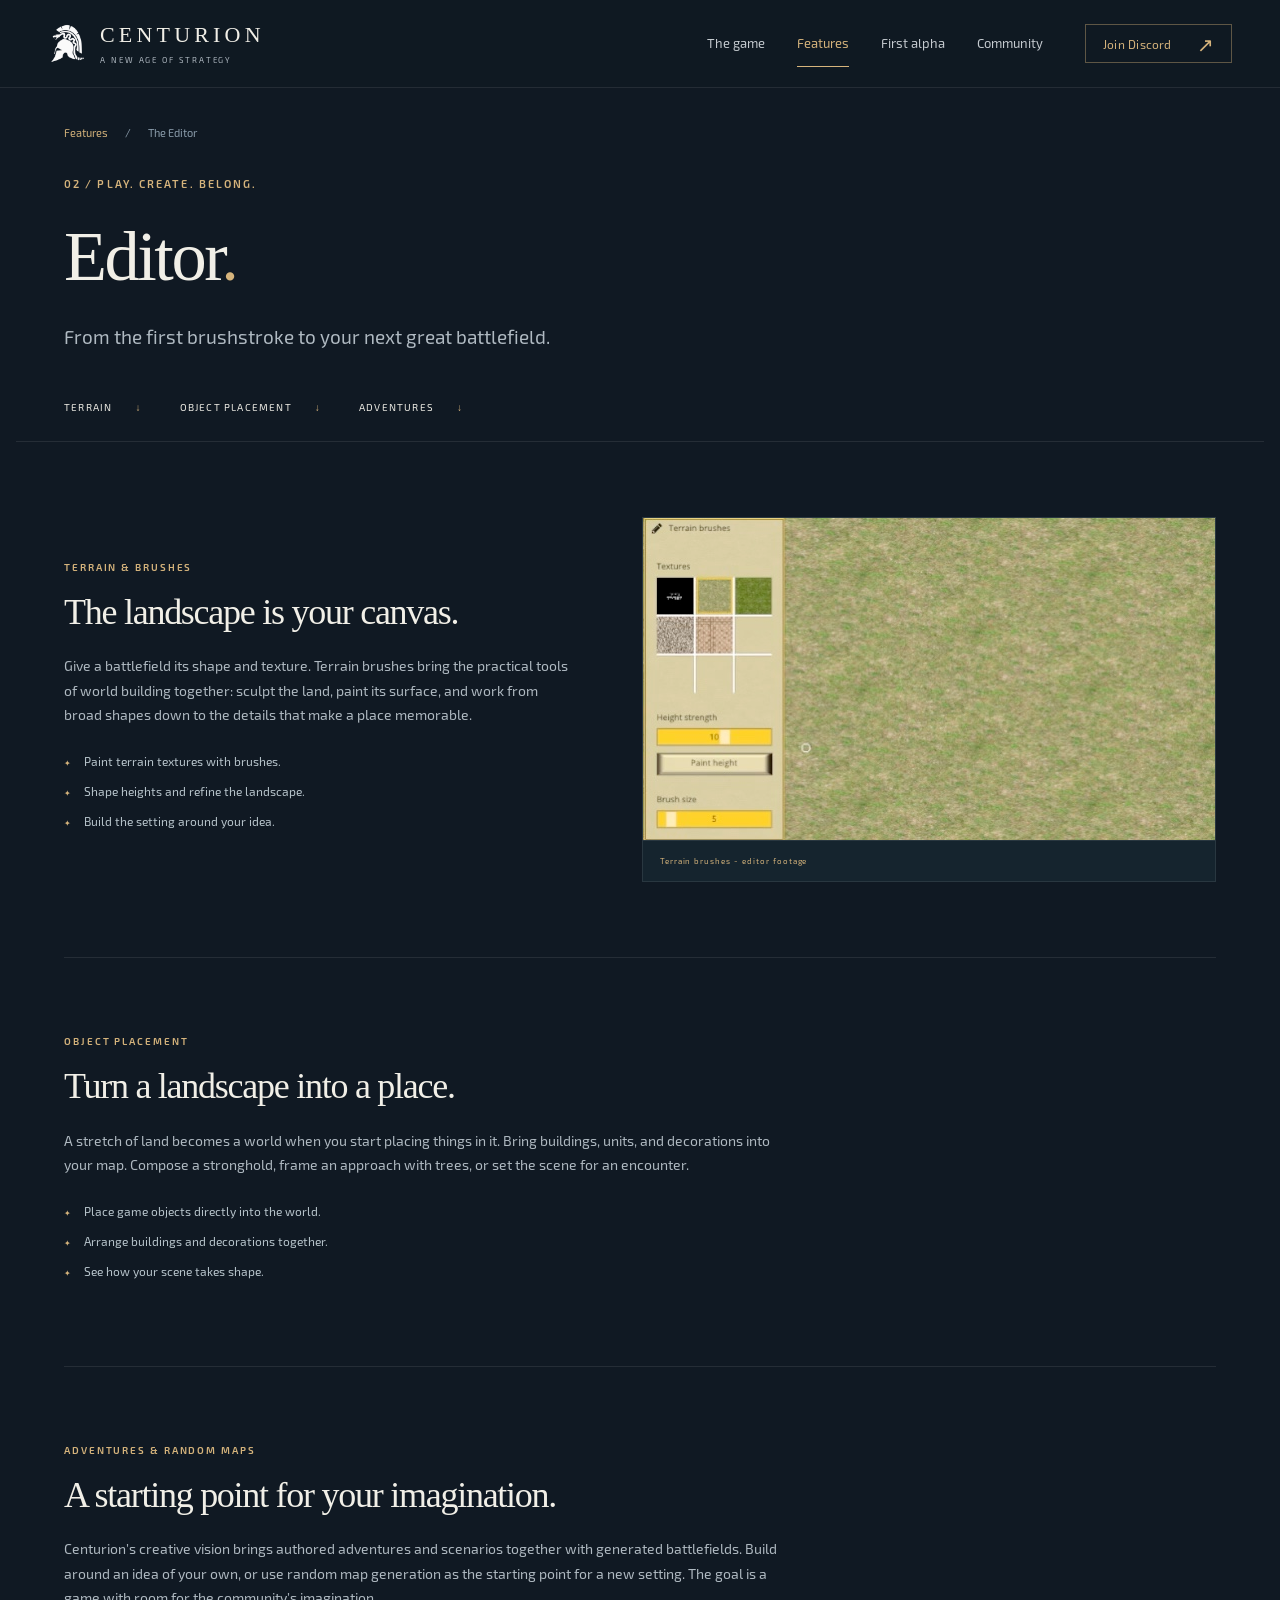
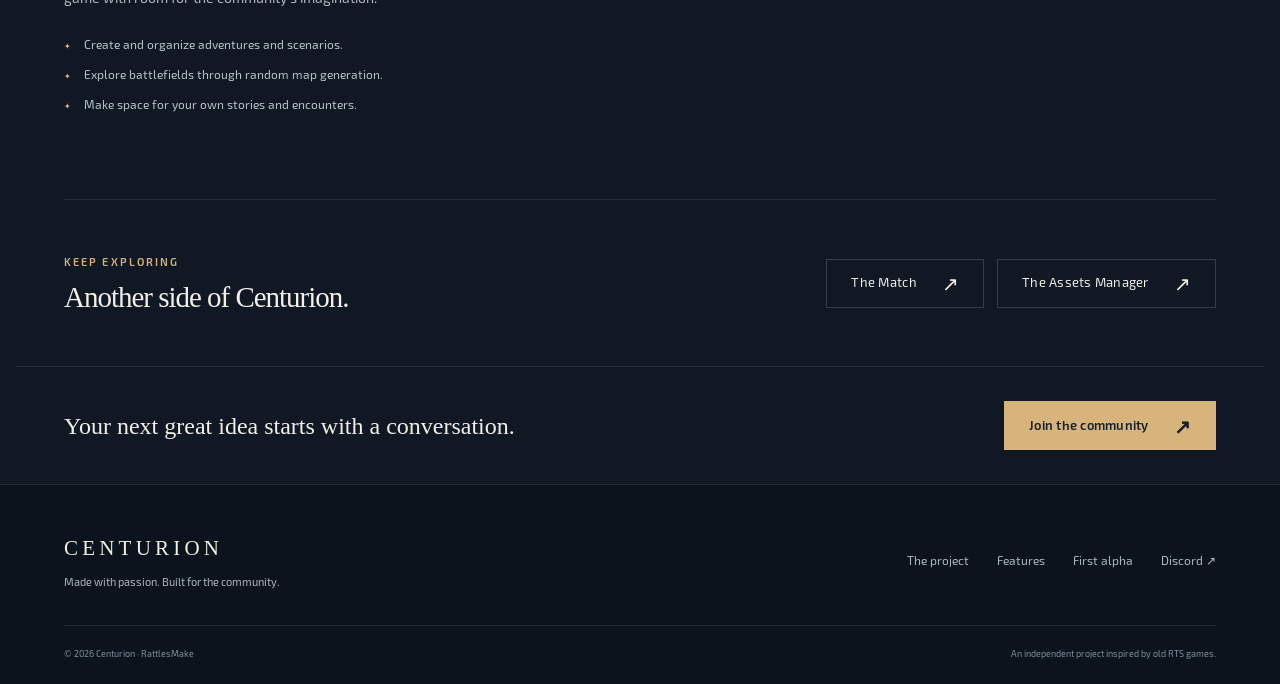
<file: features/editor.html>
<!doctype html><html lang="en"><head><meta charset="utf-8"><meta name="viewport" content="width=device-width, initial-scale=1"><meta name="theme-color" content="#101923"><title>The Editor — Centurion</title><meta name="description" content="Discover the creative side of Centurion: terrain brushes, object placement, adventures, scenarios, and random map generation."><meta property="og:type" content="website"><meta property="og:title" content="The Editor — Centurion"><meta property="og:description" content="Discover the creative side of Centurion: terrain brushes, object placement, adventures, scenarios, and random map generation."><meta property="og:image" content="../assets/images/centurion-key-art.jpg"><link rel="icon" href="../assets/images/centurion-emblem.png" type="image/png"><link rel="preload" href="../assets/fonts/Exo2-Regular.otf" as="font" type="font/otf" crossorigin><link rel="stylesheet" href="../assets/site.css"><script src="../assets/site.js" defer></script></head><body><a class="skip-link" href="#main">Skip to content</a><header class="site-header"><div class="nav-wrap"><a class="brand" href="../index.html"><img src="../assets/images/centurion-emblem.png" alt="" width="39" height="39"><span>CENTURION<small>A NEW AGE OF STRATEGY</small></span></a><button class="menu-toggle" aria-expanded="false" aria-controls="primary-nav">Menu <span aria-hidden="true">☰</span></button><nav id="primary-nav" aria-label="Main navigation"><a href="../game.html" >The game</a><a href="../features.html" aria-current="page">Features</a><a href="../alpha.html" >First alpha</a><a href="../index.html#community" >Community</a></nav><a class="button nav-cta" href="https://discord.gg/VyaYq93s" target="_blank" rel="noopener noreferrer">Join Discord <span aria-hidden="true">↗</span><span class="sr-only"> (opens Discord in a new tab)</span></a></div></header><main id="main"><div class="section breadcrumbs"><a class="" href="../features.html">Features</a> <span aria-hidden="true">/</span> The Editor</div><section class="page-intro section"><p class="eyebrow">02 / PLAY. CREATE. BELONG.</p><h1>Editor<span class="title-period">.</span></h1><p class="lead">From the first brushstroke to your next great battlefield.</p></section><nav class="section topic-nav" aria-label="On this page"><a href="#terrain">TERRAIN <span aria-hidden="true">↓</span></a><a href="#objects">OBJECT PLACEMENT <span aria-hidden="true">↓</span></a><a href="#scenarios">ADVENTURES <span aria-hidden="true">↓</span></a></nav><div class="section feature-detail"><section class="detail-row  " id="terrain"><div class="detail-copy"><p class="eyebrow">TERRAIN & BRUSHES</p><h2>The landscape is your canvas.</h2><p>Give a battlefield its shape and texture. Terrain brushes bring the practical tools of world building together: sculpt the land, paint its surface, and work from broad shapes down to the details that make a place memorable.</p><ul class="detail-points"><li>Paint terrain textures with brushes.</li><li>Shape heights and refine the landscape.</li><li>Build the setting around your idea.</li></ul></div><figure class="feature-visual"><video data-loop autoplay loop muted playsinline preload="metadata" poster="../assets/media/brushes-poster.jpg" aria-label="The terrain brushes panel in the editor: textures are picked from a grid and painted onto the grass, then the brush shapes the height of the land"><source src="../assets/media/brushes.mp4" type="video/mp4">Your browser does not support this video.</video><figcaption>Terrain brushes - editor footage</figcaption></figure></section><section class="detail-row reverse no-media" id="objects"><div class="detail-copy"><p class="eyebrow">OBJECT PLACEMENT</p><h2>Turn a landscape into a place.</h2><p>A stretch of land becomes a world when you start placing things in it. Bring buildings, units, and decorations into your map. Compose a stronghold, frame an approach with trees, or set the scene for an encounter.</p><ul class="detail-points"><li>Place game objects directly into the world.</li><li>Arrange buildings and decorations together.</li><li>See how your scene takes shape.</li></ul></div></section><section class="detail-row  no-media" id="scenarios"><div class="detail-copy"><p class="eyebrow">ADVENTURES & RANDOM MAPS</p><h2>A starting point for your imagination.</h2><p>Centurion’s creative vision brings authored adventures and scenarios together with generated battlefields. Build around an idea of your own, or use random map generation as the starting point for a new setting. The goal is a game with room for the community’s imagination.</p><ul class="detail-points"><li>Create and organize adventures and scenarios.</li><li>Explore battlefields through random map generation.</li><li>Make space for your own stories and encounters.</li></ul></div></section></div><section class="section next-chapter"><div><p class="eyebrow">KEEP EXPLORING</p><h2>Another side of Centurion.</h2></div><div><a class="button ghost" href="../features/match.html">The Match <span aria-hidden="true">↗</span></a><a class="button ghost" href="../features/assets.html">The Assets Manager <span aria-hidden="true">↗</span></a></div></section><section class="section small-cta"><p>Your next great idea starts with a conversation.</p><a class="button primary" href="https://discord.gg/VyaYq93s" target="_blank" rel="noopener noreferrer">Join the community <span aria-hidden="true">↗</span><span class="sr-only"> (opens Discord in a new tab)</span></a></section></main><footer class="site-footer"><div><a class="footer-brand" href="../index.html">CENTURION</a><p>Made with passion. Built for the community.</p></div><nav aria-label="Footer navigation"><a class="" href="../game.html">The project</a><a class="" href="../features.html">Features</a><a class="" href="../alpha.html">First alpha</a><a href="https://discord.gg/VyaYq93s" target="_blank" rel="noopener noreferrer">Discord ↗</a></nav><div class="footer-bottom"><span>© 2026 Centurion · RattlesMake</span><span>An independent project inspired by old RTS games.</span></div></footer><dialog class="lightbox" aria-label="Image viewer"><button class="lightbox-close" aria-label="Close image viewer">Close ×</button><img alt=""><p></p></dialog></body></html>
</file>
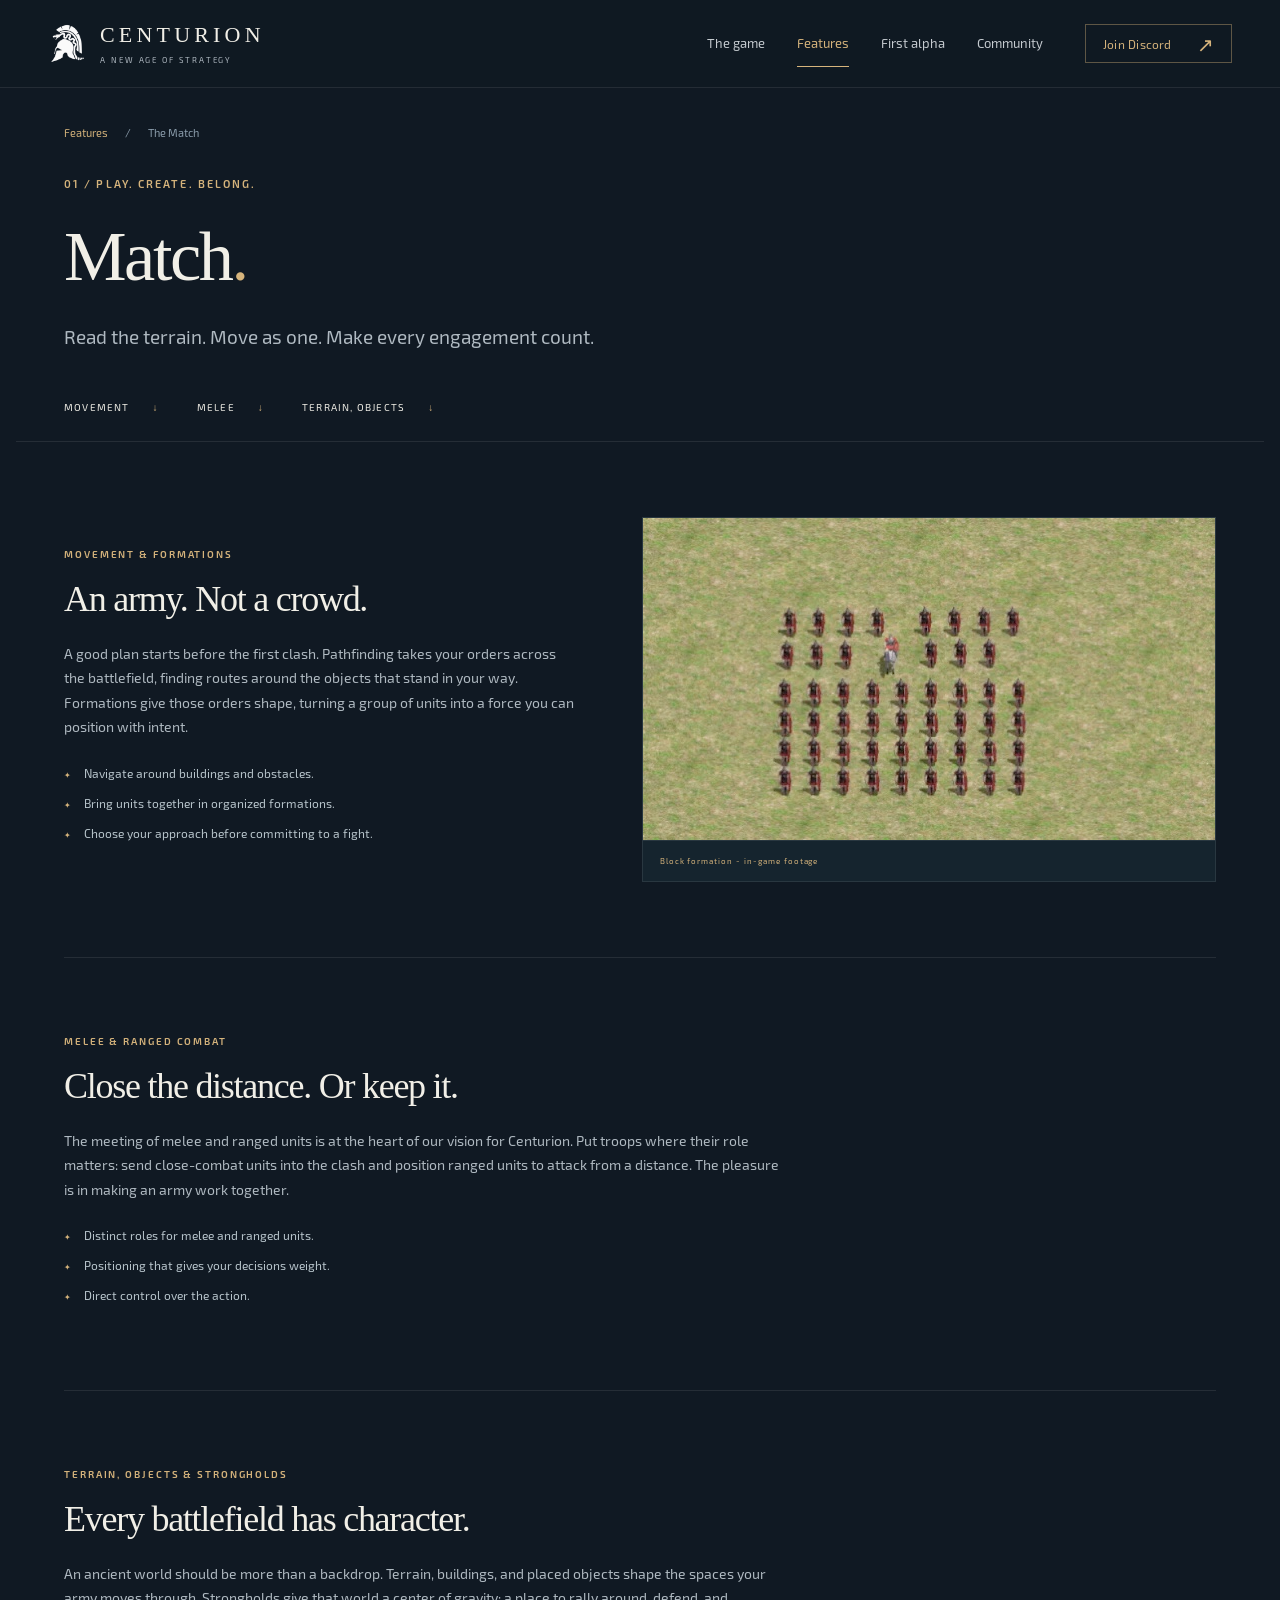
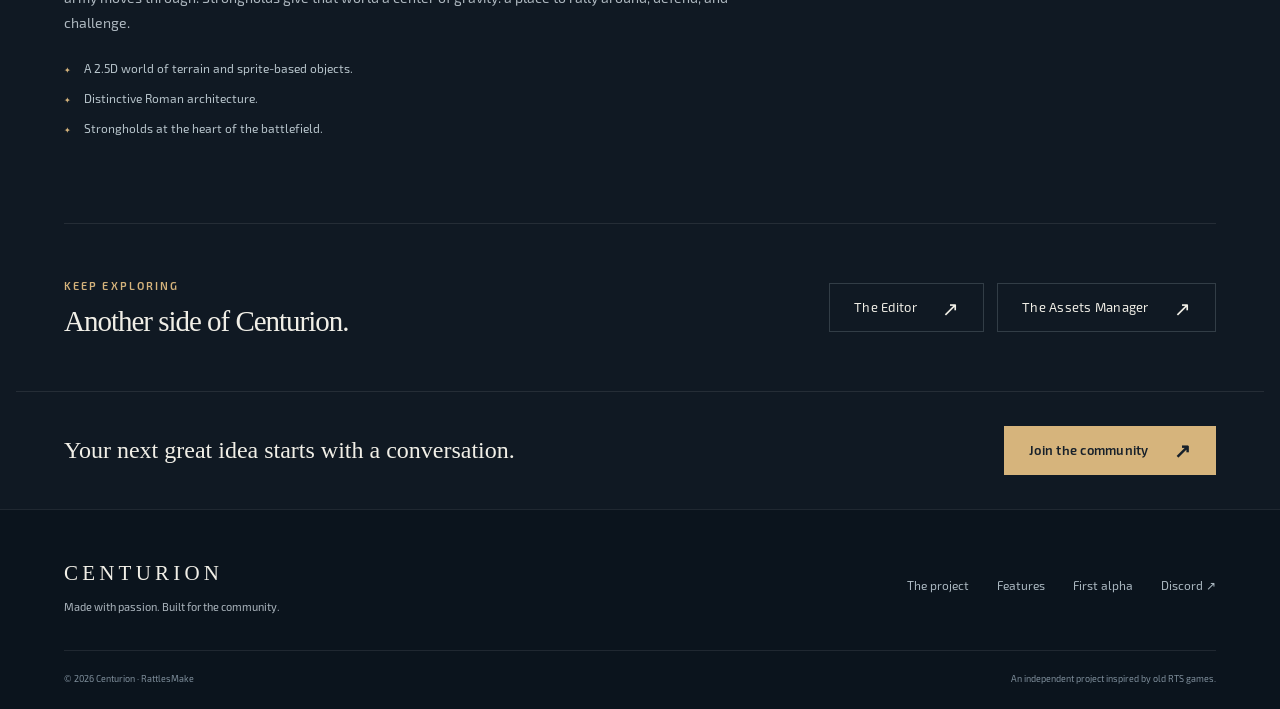
<file: features/match.html>
<!doctype html><html lang="en"><head><meta charset="utf-8"><meta name="viewport" content="width=device-width, initial-scale=1"><meta name="theme-color" content="#101923"><title>The Match — Centurion</title><meta name="description" content="Explore the battlefield systems behind Centurion: movement, formations, combat, and the world your army fights for."><meta property="og:type" content="website"><meta property="og:title" content="The Match — Centurion"><meta property="og:description" content="Explore the battlefield systems behind Centurion: movement, formations, combat, and the world your army fights for."><meta property="og:image" content="../assets/images/centurion-key-art.jpg"><link rel="icon" href="../assets/images/centurion-emblem.png" type="image/png"><link rel="preload" href="../assets/fonts/Exo2-Regular.otf" as="font" type="font/otf" crossorigin><link rel="stylesheet" href="../assets/site.css"><script src="../assets/site.js" defer></script></head><body><a class="skip-link" href="#main">Skip to content</a><header class="site-header"><div class="nav-wrap"><a class="brand" href="../index.html"><img src="../assets/images/centurion-emblem.png" alt="" width="39" height="39"><span>CENTURION<small>A NEW AGE OF STRATEGY</small></span></a><button class="menu-toggle" aria-expanded="false" aria-controls="primary-nav">Menu <span aria-hidden="true">☰</span></button><nav id="primary-nav" aria-label="Main navigation"><a href="../game.html" >The game</a><a href="../features.html" aria-current="page">Features</a><a href="../alpha.html" >First alpha</a><a href="../index.html#community" >Community</a></nav><a class="button nav-cta" href="https://discord.gg/VyaYq93s" target="_blank" rel="noopener noreferrer">Join Discord <span aria-hidden="true">↗</span><span class="sr-only"> (opens Discord in a new tab)</span></a></div></header><main id="main"><div class="section breadcrumbs"><a class="" href="../features.html">Features</a> <span aria-hidden="true">/</span> The Match</div><section class="page-intro section"><p class="eyebrow">01 / PLAY. CREATE. BELONG.</p><h1>Match<span class="title-period">.</span></h1><p class="lead">Read the terrain. Move as one. Make every engagement count.</p></section><nav class="section topic-nav" aria-label="On this page"><a href="#movement">MOVEMENT <span aria-hidden="true">↓</span></a><a href="#combat">MELEE <span aria-hidden="true">↓</span></a><a href="#world">TERRAIN, OBJECTS <span aria-hidden="true">↓</span></a></nav><div class="section feature-detail"><section class="detail-row  " id="movement"><div class="detail-copy"><p class="eyebrow">MOVEMENT & FORMATIONS</p><h2>An army. Not a crowd.</h2><p>A good plan starts before the first clash. Pathfinding takes your orders across the battlefield, finding routes around the objects that stand in your way. Formations give those orders shape, turning a group of units into a force you can position with intent.</p><ul class="detail-points"><li>Navigate around buildings and obstacles.</li><li>Bring units together in organized formations.</li><li>Choose your approach before committing to a fight.</li></ul></div><figure class="feature-visual"><video data-loop autoplay loop muted playsinline preload="metadata" poster="../assets/media/formation-poster.jpg" aria-label="A Roman army with a mounted commander breaks from a square formation and re-forms as a column"><source src="../assets/media/formation.mp4" type="video/mp4">Your browser does not support this video.</video><figcaption>Block formation - in-game footage</figcaption></figure></section><section class="detail-row reverse no-media" id="combat"><div class="detail-copy"><p class="eyebrow">MELEE & RANGED COMBAT</p><h2>Close the distance. Or keep it.</h2><p>The meeting of melee and ranged units is at the heart of our vision for Centurion. Put troops where their role matters: send close-combat units into the clash and position ranged units to attack from a distance. The pleasure is in making an army work together.</p><ul class="detail-points"><li>Distinct roles for melee and ranged units.</li><li>Positioning that gives your decisions weight.</li><li>Direct control over the action.</li></ul></div></section><section class="detail-row  no-media" id="world"><div class="detail-copy"><p class="eyebrow">TERRAIN, OBJECTS & STRONGHOLDS</p><h2>Every battlefield has character.</h2><p>An ancient world should be more than a backdrop. Terrain, buildings, and placed objects shape the spaces your army moves through. Strongholds give that world a center of gravity: a place to rally around, defend, and challenge.</p><ul class="detail-points"><li>A 2.5D world of terrain and sprite-based objects.</li><li>Distinctive Roman architecture.</li><li>Strongholds at the heart of the battlefield.</li></ul></div></section></div><section class="section next-chapter"><div><p class="eyebrow">KEEP EXPLORING</p><h2>Another side of Centurion.</h2></div><div><a class="button ghost" href="../features/editor.html">The Editor <span aria-hidden="true">↗</span></a><a class="button ghost" href="../features/assets.html">The Assets Manager <span aria-hidden="true">↗</span></a></div></section><section class="section small-cta"><p>Your next great idea starts with a conversation.</p><a class="button primary" href="https://discord.gg/VyaYq93s" target="_blank" rel="noopener noreferrer">Join the community <span aria-hidden="true">↗</span><span class="sr-only"> (opens Discord in a new tab)</span></a></section></main><footer class="site-footer"><div><a class="footer-brand" href="../index.html">CENTURION</a><p>Made with passion. Built for the community.</p></div><nav aria-label="Footer navigation"><a class="" href="../game.html">The project</a><a class="" href="../features.html">Features</a><a class="" href="../alpha.html">First alpha</a><a href="https://discord.gg/VyaYq93s" target="_blank" rel="noopener noreferrer">Discord ↗</a></nav><div class="footer-bottom"><span>© 2026 Centurion · RattlesMake</span><span>An independent project inspired by old RTS games.</span></div></footer><dialog class="lightbox" aria-label="Image viewer"><button class="lightbox-close" aria-label="Close image viewer">Close ×</button><img alt=""><p></p></dialog></body></html>
</file>
<file: assets/site.css>
@font-face {
  font-family:Exo;
  src:url('./fonts/Exo2-Regular.otf') format('opentype');
  font-style:normal;
  font-weight:400;
  font-display:swap
}
@font-face {
  font-family:Exo;
  src:url('./fonts/Exo2-SemiBold.otf') format('opentype');
  font-style:normal;
  font-weight:600 800;
  font-display:swap
}
:root {
  --bg:#101923;
  --surface:#14212d;
  --surface-light:#192a36;
  --ink:#f1efe7;
  --muted:#b0bac2;
  --gold:#d6b47c;
  --cyan:#9cc6cc;
  --line:#ffffff16;
  --serif:Georgia,'Times New Roman',serif;
  --body:Exo,Arial,sans-serif
}
* {
  box-sizing:border-box
}
html {
  scroll-behavior:smooth;
  scroll-padding-top:106px
}
body {
  margin:0;
  background:var(--bg);
  color:var(--ink);
  font:16px/1.75 var(--body);
  -webkit-font-smoothing:antialiased
}
a {
  color:inherit;
  text-decoration:none
}
button {
  font:inherit;
  cursor:pointer
}
img {
  max-width:100%;
  display:block
}
button,a,summary {
  -webkit-tap-highlight-color:transparent
}
button:focus-visible,a:focus-visible,summary:focus-visible {
  outline:2px solid var(--gold);
  outline-offset:6px
}
::selection {
  background:var(--gold);
  color:var(--bg)
}
h1,h2,h3,h4,p {
  margin:0
}
h1,h2,h3 {
  font-weight:400
}
h1,h2 {
  font-family:var(--serif);
  line-height:1.13;
  letter-spacing:-.035em
}
h1 {
  font-size:clamp(48px,5.5vw,78px)
}
h2 {
  font-size:clamp(33px,3.1vw,44px)
}
h3 {
  font-size:24px;
  line-height:1.35
}
h4 {
  font-weight:400
}
p {
  color:var(--muted)
}
p+p {
  margin-top:17px
}
em {
  font-style:normal;
  color:var(--gold)
}
.section {
  max-width:1248px;
  margin:0 auto;
  padding:88px 48px
}
.eyebrow {
  font-size:11px;
  font-weight:600;
  letter-spacing:.19em;
  color:var(--gold);
  line-height:1.6;
  margin-bottom:21px
}
.lead {
  font-size:19px;
  max-width:680px;
  margin-top:25px;
  line-height:1.7
}
.button {
  display:inline-flex;
  align-items:center;
  justify-content:center;
  gap:25px;
  min-height:49px;
  padding:12px 24px;
  border:1px solid #a9bcc338;
  font-size:13px;
  letter-spacing:.02em;
  line-height:1.5;
  transition:background .2s,border-color .2s,color .2s
}
.button.primary {
  color:#17202a;
  background:var(--gold);
  border-color:var(--gold);
  font-weight:600
}
.button.primary:hover {
  background:#ebcc9a;
  border-color:#ebcc9a
}
.button.ghost:hover {
  background:#ffffff09;
  border-color:var(--gold)
}
.button span[aria-hidden] {
  font-size:20px;
  line-height:1
}
.text-link {
  display:inline-flex;
  align-items:center;
  gap:30px;
  color:var(--gold);
  font-size:13px;
  padding:12px 0;
  border-bottom:1px solid #d6b47c5a
}
.text-link:hover {
  color:#f4d9ae;
  border-color:var(--gold)
}
.sr-only {
  position:absolute;
  width:1px;
  height:1px;
  padding:0;
  margin:-1px;
  overflow:hidden;
  clip:rect(0,0,0,0);
  white-space:nowrap;
  border:0
}
.skip-link {
  position:fixed;
  top:-100px;
  left:20px;
  background:var(--gold);
  color:var(--bg);
  padding:10px 20px;
  z-index:100
}
.skip-link:focus {
  top:15px
}
.site-header {
  background:#101923f5;
  backdrop-filter:blur(16px);
  height:88px;
  border-bottom:1px solid var(--line);
  position:sticky;
  top:0;
  z-index:30
}
.nav-wrap {
  max-width:1376px;
  height:100%;
  margin:auto;
  padding:0 48px;
  display:flex;
  align-items:center;
  gap:42px
}
.brand {
  display:flex;
  gap:13px;
  align-items:center;
  margin-right:auto
}
.brand img {
  object-fit:contain
}
.brand>span {
  font-family:var(--serif);
  font-size:22px;
  letter-spacing:.19em;
  line-height:1.1
}
.brand small {
  display:block;
  font:8px/1 var(--body);
  letter-spacing:.24em;
  color:var(--muted);
  margin-top:8px
}
.site-header nav {
  display:flex;
  gap:32px;
  align-items:center;
  height:100%
}
.site-header nav a {
  font-size:13px;
  color:#c5cbd0;
  height:100%;
  display:flex;
  align-items:center;
  position:relative
}
.site-header nav a:hover,.site-header nav a[aria-current] {
  color:var(--gold)
}
.site-header nav a[aria-current]:after {
  content:'';
  position:absolute;
  bottom:20px;
  left:0;
  width:100%;
  height:1px;
  background:var(--gold)
}
.nav-cta {
  font-size:12px;
  min-height:39px;
  padding:8px 17px;
  border-color:#d6b47c65;
  color:var(--gold)
}
.nav-cta:hover {
  background:#d6b47c12
}
.menu-toggle {
  display:none;
  color:var(--ink);
  background:none;
  border:0
}
.hero {
  position:relative;
  min-height:656px;
  isolation:isolate;
  overflow:hidden
}
.hero-image {
  position:absolute;
  inset:0;
  width:100%;
  height:100%;
  object-fit:cover;
  object-position:center 53%;
  z-index:-3
}
.hero-shade {
  position:absolute;
  inset:0;
  background:linear-gradient(90deg,rgba(10,18,26,.76),rgba(10,18,26,.30) 48%,rgba(10,18,26,.03) 75%),linear-gradient(0deg,#101923 0%,transparent 24%);
  z-index:-2
}
.hero-inner {
  max-width:1248px;
  padding:108px 48px 128px;
  margin:auto
}
.hero .eyebrow {
  display:flex;
  align-items:center;
  gap:12px;
  font-size:10px;
  margin-bottom:26px;
  color:#dfc79d
}
.gold-line {
  width:27px;
  height:1px;
  background:var(--gold)
}
.hero h1 {
  font-size:clamp(50px,5.7vw,82px);
  line-height:1.08;
  text-shadow:0 3px 28px #0004
}
.hero p:not(.eyebrow) {
  margin-top:27px;
  font-size:17px;
  color:#d0d2cf;
  line-height:1.8
}
.hero-actions {
  display:flex;
  gap:13px;
  margin-top:34px
}
.hero-actions .ghost {
  background:#10192360
}
.release-note {
  display:flex;
  align-items:center;
  gap:10px;
  margin-top:27px;
  font-size:9px;
  letter-spacing:.14em;
  color:#c0c5c6
}
.release-dot {
  width:5px;
  height:5px;
  border-radius:50%;
  background:var(--gold)
}
.divider {
  color:#76828b;
  margin:0 2px
}
.hero-bottom {
  position:absolute;
  bottom:28px;
  left:0;
  right:0;
  max-width:1248px;
  padding:0 48px;
  margin:auto;
  display:flex;
  justify-content:space-between;
  align-items:center;
  font-size:8px;
  letter-spacing:.18em;
  color:#b5bdc2
}
.hero-bottom a {
  display:flex;
  align-items:center;
  gap:17px
}
.hero-bottom a span {
  font-size:18px
}
.hero-bottom>span {
  font-size:7px;
  opacity:.8
}
.promise-strip {
  display:flex;
  justify-content:center;
  gap:43px;
  padding:25px 30px;
  border-bottom:1px solid var(--line);
  border-top:1px solid var(--line);
  font-size:10px;
  color:#b9c3c9;
  letter-spacing:.17em;
  background:#12202a
}
.promise-strip i {
  font-style:normal;
  font-size:11px;
  color:var(--gold)
}
.vision {
  display:grid;
  grid-template-columns:1.1fr 1fr;
  gap:84px;
  padding-top:91px;
  padding-bottom:91px
}
.vision h2 {
  font-size:41px;
  line-height:1.24
}
.vision-copy {
  padding-top:6px
}
.vision-copy .large-copy {
  font-family:var(--serif);
  font-size:23px;
  line-height:1.5;
  color:var(--ink);
  margin-bottom:19px
}
.vision-copy p {
  font-size:14px
}
.vision-copy .text-link {
  margin-top:15px
}
.feature-section {
  padding-top:34px
}
.section-heading {
  display:flex;
  align-items:end;
  justify-content:space-between;
  gap:25px;
  margin-bottom:35px
}
.section-heading .eyebrow {
  margin-bottom:13px
}
.section-heading h2 {
  font-size:35px
}
.section-heading .text-link {
  flex-shrink:0
}
.feature-cards {
  display:grid;
  grid-template-columns:repeat(3,minmax(0,1fr));
  gap:21px
}
.feature-card {
  background:#16232e;
  border:1px solid #ffffff15;
  transition:transform .22s,border-color .22s;
  min-width:0
}
.feature-card:hover {
  transform:translateY(-5px);
  border-color:#d6b47c70
}
.card-number {
  display:block;
  margin-bottom:14px;
  font-size:10px;
  letter-spacing:.15em;
  color:#e2c894
}
.card-body {
  padding:24px
}
.card-body h3 {
  font-family:var(--serif);
  font-size:25px;
  display:flex;
  justify-content:space-between;
  align-items:center
}
.card-body h3 span {
  font:20px var(--body);
  color:var(--gold)
}
.card-body p {
  font-size:13px;
  margin-top:9px
}
.tags {
  display:flex;
  gap:7px;
  flex-wrap:wrap;
  margin-top:24px
}
.tags span {
  font-size:9px;
  padding:3px 7px;
  border:1px solid #ffffff15;
  color:#9faeb7
}
.engine-teaser {
  display:grid;
  grid-template-columns:.55fr 1.6fr 1fr;
  gap:55px;
  border-top:1px solid var(--line);
  border-bottom:1px solid var(--line);
  align-items:center;
  margin-top:8px;
  padding-top:65px;
  padding-bottom:65px
}
.engine-emblem {
  display:flex;
  align-items:center;
  flex-direction:column;
  gap:25px;
  text-align:center
}
.engine-emblem img {
  opacity:.7
}
.engine-emblem span {
  font-size:8px;
  letter-spacing:.17em;
  color:#8498a5;
  max-width:100px
}
.engine-teaser h2 {
  font-size:35px
}
.engine-teaser p:not(.eyebrow) {
  margin-top:20px;
  font-size:14px
}
.engine-teaser .text-link {
  margin-top:13px
}
.engine-facts {
  padding-left:32px;
  border-left:1px solid var(--line)
}
.engine-facts>div+div {
  margin-top:24px
}
.engine-facts strong {
  font-family:var(--serif);
  display:block;
  font-size:29px;
  font-weight:400;
  color:var(--gold);
  line-height:1.4
}
.engine-facts span {
  display:block;
  font-size:8px;
  letter-spacing:.1em;
  color:var(--muted)
}
.community {
  display:grid;
  grid-template-columns:.7fr 1fr;
  gap:100px;
  padding-top:98px;
  padding-bottom:98px;
  align-items:center
}
.community-mark {
  position:relative;
  display:grid;
  place-items:center;
  aspect-ratio:1;
  max-width:330px;
  width:100%;
  justify-self:center;
  background:radial-gradient(circle,#31404c55,transparent 70%)
}
.community-mark:before,.community-mark:after {
  content:'';
  position:absolute;
  inset:12%;
  border:1px solid #d6b47c30;
  transform:rotate(45deg)
}
.community-mark:after {
  inset:18%;
  border-color:#d6b47c12;
  transform:rotate(45deg)
}
.community-mark img {
  opacity:.85
}
.community h2 {
  font-size:44px
}
.community p:not(.eyebrow) {
  font-size:14px;
  margin:24px 0 28px;
  max-width:460px
}
.community-note {
  display:block;
  font-size:10px;
  margin-top:17px;
  color:#81939e
}
.release-strip {
  display:flex;
  align-items:center;
  justify-content:space-between;
  gap:70px;
  border-top:1px solid var(--line);
  padding-top:38px;
  padding-bottom:40px
}
.release-strip h3 {
  font-family:var(--serif);
  font-size:29px
}
.release-strip p:not(.eyebrow) {
  font-size:13px;
  margin-top:9px;
  max-width:710px
}
.release-strip .eyebrow {
  margin-bottom:9px
}
.release-strip .button {
  flex-shrink:0
}
.site-footer {
  border-top:1px solid var(--line);
  background:#0b141d;
  padding:45px max(48px,calc((100vw - 1152px)/2)) 22px;
  display:flex;
  justify-content:space-between;
  flex-wrap:wrap;
  gap:34px
}
.footer-brand {
  font-family:var(--serif);
  font-size:21px;
  letter-spacing:.2em
}
.site-footer p {
  font-size:11px;
  margin-top:5px
}
.site-footer nav {
  display:flex;
  gap:28px;
  align-items:center;
  font-size:12px;
  color:#adbac3
}
.site-footer nav a:hover {
  color:var(--gold)
}
.footer-bottom {
  border-top:1px solid var(--line);
  padding-top:20px;
  width:100%;
  display:flex;
  justify-content:space-between;
  gap:20px;
  font-size:9px;
  color:#82929f
}
.page-intro {
  padding-top:77px;
  padding-bottom:65px
}
.page-intro .eyebrow {
  margin-bottom:24px
}
.page-intro h1 {
  max-width:1000px
}
.page-intro .lead {
  max-width:680px
}
.game-story {
  display:grid;
  grid-template-columns:1.2fr 1fr;
  gap:65px;
  padding-top:10px;
  align-items:center
}
.story-art {
  position:relative;
  height:440px;
  overflow:hidden;
  border:1px solid var(--line)
}
.story-art img {
  height:100%;
  width:100%;
  object-fit:cover;
  object-position:76%
}
.story-art span {
  position:absolute;
  bottom:15px;
  left:18px;
  font-size:8px;
  letter-spacing:.1em;
  color:#ddd8c9
}
.game-story p:not(.eyebrow) {
  font-size:14px;
  margin-top:20px
}
.heading-note {
  font-size:12px
}
.tech-grid {
  display:grid;
  grid-template-columns:1fr 1fr;
  border-top:1px solid var(--line);
  border-left:1px solid var(--line)
}
.tech-item {
  padding:32px;
  border-right:1px solid var(--line);
  border-bottom:1px solid var(--line);
  position:relative;
  background:#14222c66
}
.tech-item .index {
  position:absolute;
  right:27px;
  top:32px;
  color:var(--gold);
  font-size:11px
}
.tech-item h3 {
  font-family:var(--serif);
  font-size:30px;
  margin-bottom:17px
}
.tech-item h4 {
  font-size:14px;
  color:#d4d9d9;
  margin-bottom:9px
}
.tech-item p {
  font-size:13px
}
.tech-footnote {
  font-size:11px;
  margin-top:24px;
  color:#9eb0bc
}
.ambition {
  background:#182733;
  border-top:1px solid #d6b47c30;
  border-bottom:1px solid var(--line);
  padding-top:50px;
  padding-bottom:50px
}
.ambition-grid {
  display:grid;
  grid-template-columns:repeat(3,1fr);
  gap:55px;
  margin-top:40px
}
.ambition-grid strong {
  font-family:var(--serif);
  font-size:38px;
  font-weight:400;
  color:var(--gold)
}
.ambition-grid h3 {
  font-size:15px;
  margin-top:8px
}
.ambition-grid p {
  font-size:13px;
  margin-top:10px
}
.features-overview {
  padding-top:0
}
.feature-directory {
  display:grid;
  grid-template-columns:repeat(3,1fr);
  gap:35px;
  margin-top:50px
}
.feature-directory .eyebrow {
  margin-bottom:16px;
  font-size:10px
}
.feature-directory a {
  display:flex;
  justify-content:space-between;
  gap:12px;
  border-bottom:1px solid var(--line);
  padding:14px 0;
  font-size:10px;
  letter-spacing:.045em;
  color:#c1cbd0
}
.feature-directory a span {
  color:var(--gold)
}
.feature-directory a:hover {
  color:var(--gold)
}
.invitation {
  border-top:1px solid var(--line);
  text-align:center;
  background:radial-gradient(ellipse at 50% 100%,#263d4344,transparent 70%)
}
.invitation p:not(.eyebrow) {
  margin:23px 0 30px;
  font-size:15px
}
.breadcrumbs {
  padding-top:35px;
  padding-bottom:0;
  font-size:11px;
  color:#8d9fae;
  display:flex;
  gap:17px
}
.breadcrumbs a {
  color:var(--gold)
}
.breadcrumbs+.page-intro {
  padding-top:33px;
  padding-bottom:45px
}
.title-period {
  color:var(--gold)
}
.topic-nav {
  padding-top:0;
  padding-bottom:25px;
  display:flex;
  gap:38px;
  border-bottom:1px solid var(--line);
  font-size:10px;
  letter-spacing:.12em
}
.topic-nav a {
  display:flex;
  gap:23px
}
.topic-nav a span {
  color:var(--gold)
}
.topic-nav a:hover {
  color:var(--gold)
}
.feature-detail {
  padding-top:0;
  padding-bottom:0
}
.detail-row {
  display:grid;
  grid-template-columns:1fr 1.12fr;
  gap:65px;
  align-items:center;
  padding:75px 0;
  border-bottom:1px solid var(--line);
  scroll-margin-top:20px
}
.detail-row.reverse {
  grid-template-columns:1.12fr 1fr
}
.detail-row.reverse .detail-copy {
  order:2
}
.detail-row .eyebrow {
  font-size:10px;
  margin-bottom:17px
}
.detail-row h2 {
  font-size:36px
}
.detail-row p:not(.eyebrow) {
  margin-top:22px;
  font-size:14px
}
.detail-points {
  padding:0;
  list-style:none;
  margin:23px 0 0
}
.detail-points li {
  position:relative;
  padding-left:20px;
  margin:9px 0;
  font-size:12px;
  color:#bac7ce
}
.detail-points li:before {
  content:'✦';
  font-size:8px;
  position:absolute;
  left:0;
  top:5px;
  color:var(--gold)
}
.feature-visual {
  margin:0;
  min-width:0;
  border:1px solid var(--line);
  background:#15242e
}
.feature-visual>a {
  display:block;
  position:relative
}
.feature-visual img,.feature-visual video {
  width:100%;
  height:auto;
  display:block;
  aspect-ratio:16/9;
  object-fit:contain;
  background:#0d1821
}
.feature-visual.archive img {
  object-fit:cover
}
.feature-visual figcaption {
  font-size:8px;
  letter-spacing:.12em;
  padding:13px 17px;
  border-top:1px solid var(--line);
  color:var(--gold);
  display:flex;
  gap:17px;
  flex-wrap:wrap
}
.feature-visual figcaption span {
  color:#a1b2bb;
  letter-spacing:0;
  font-size:10px
}
.enlarge {
  position:absolute;
  bottom:12px;
  right:12px;
  background:#101923da;
  border:1px solid #ffffff35;
  display:grid;
  place-items:center;
  width:32px;
  height:32px;
  color:var(--gold)
}
.next-chapter {
  display:flex;
  justify-content:space-between;
  align-items:center;
  gap:30px;
  padding-top:53px;
  padding-bottom:53px
}
.next-chapter h2 {
  font-size:29px
}
.next-chapter .eyebrow {
  margin-bottom:10px
}
.next-chapter>div:last-child {
  display:flex;
  gap:13px
}
.small-cta {
  padding-top:34px;
  padding-bottom:34px;
  border-top:1px solid var(--line);
  display:flex;
  align-items:center;
  justify-content:space-between;
  gap:30px
}
.small-cta p {
  font-family:var(--serif);
  font-size:24px;
  color:var(--ink)
}
.alpha-layout {
  display:grid;
  grid-template-columns:1fr 1fr;
  gap:65px;
  padding-top:5px;
  align-items:center
}
.alpha-stats {
  display:grid;
  grid-template-columns:repeat(3,1fr);
  gap:10px;
  border-top:1px solid var(--line);
  border-bottom:1px solid var(--line);
  padding:24px 0
}
.alpha-stats strong {
  font-family:var(--serif);
  font-size:55px;
  font-weight:400;
  color:var(--gold);
  display:block;
  line-height:1.4
}
.alpha-stats span {
  font-size:8px;
  letter-spacing:.05em;
  color:var(--muted)
}
.alpha-note {
  font-size:12px;
  margin-top:21px
}
.alpha-scope {
  display:grid;
  grid-template-columns:.8fr 1.2fr;
  gap:85px;
  border-top:1px solid var(--line)
}
.alpha-scope>div>p:not(.eyebrow) {
  font-size:14px;
  margin-top:24px;
  max-width:340px
}
.scope-list article {
  display:flex;
  gap:26px;
  border-bottom:1px solid var(--line);
  padding:23px 0
}
.scope-list article:first-child {
  padding-top:0
}
.scope-list article>span {
  font-size:11px;
  color:var(--gold);
  padding-top:4px
}
.scope-list h3 {
  font-family:var(--serif);
  font-size:23px
}
.scope-list p {
  font-size:13px;
  margin-top:8px
}
.alpha-faq {
  padding-top:0;
  max-width:880px
}
.alpha-faq h2 {
  margin-bottom:33px
}
details {
  border-bottom:1px solid var(--line);
  padding:20px 0
}
summary {
  cursor:pointer;
  font-size:15px;
  list-style:none;
  display:flex;
  justify-content:space-between;
  gap:22px
}
summary::-webkit-details-marker {
  display:none
}
summary:after {
  content:'+';
  color:var(--gold);
  font-size:23px;
  line-height:1
}
details[open] summary:after {
  content:'−'
}
details p {
  font-size:14px;
  padding-top:17px
}
details a {
  color:var(--gold)
}
.error-links {
  padding-top:0;
  display:flex;
  gap:15px
}
.lightbox {
  max-width:min(1100px,94vw);
  max-height:94vh;
  border:1px solid #d6b47c55;
  background:#111e29;
  color:var(--ink);
  padding:50px 18px 15px;
  box-shadow:0 20px 150px #000
}
.lightbox::backdrop {
  background:#060c12df;
  backdrop-filter:blur(6px)
}
.lightbox img {
  max-height:75vh;
  object-fit:contain;
  margin:auto
}
.lightbox p {
  font-size:12px;
  padding:12px 0 0
}
.lightbox-close {
  position:absolute;
  top:8px;
  right:14px;
  background:transparent;
  color:var(--ink);
  border:0;
  padding:4px 8px
}
.no-scroll {
  overflow:hidden
}
@media(min-width:1600px) {
  .hero {
    min-height:740px
  }
  .hero-inner {
    padding-top:138px
  }
  .hero-image {
    object-position:center 50%
  }
  
}
@media(max-width:1050px) {
  .nav-wrap {
    padding:0 30px;
    gap:26px
  }
  .site-header nav {
    gap:22px
  }
  .section {
    padding-left:35px;
    padding-right:35px
  }
  .brand>span {
    font-size:19px
  }
  .brand img {
    width:32px
  }
  .hero-inner {
    padding-left:50px
  }
  .hero h1 {
    font-size:67px
  }
  .hero-image {
    object-position:62%
  }
  .hero-shade {
    background:linear-gradient(90deg,#0a121acc, #0a121a44 70%),linear-gradient(0deg,#101923,transparent 25%)
  }
  .vision {
    gap:45px
  }
  .vision h2 {
    font-size:36px
  }
  .card-body {
    padding:20px
  }
  .card-body h3 {
    font-size:22px
  }
  .engine-teaser {
    gap:30px;
    grid-template-columns:.5fr 1.5fr 1fr
  }
  .engine-facts {
    padding-left:23px
  }
  .engine-teaser h2 {
    font-size:31px
  }
  .community {
    gap:60px
  }
  .detail-row,.detail-row.reverse {
    gap:35px
  }
  .game-story {
    gap:40px
  }
  .site-footer {
    padding-left:35px;
    padding-right:35px
  }
  .next-chapter {
    align-items:start;
    flex-direction:column
  }
  
}
@media(max-width:780px) {
  .site-header {
    height:74px
  }
  .nav-wrap {
    padding:0 23px;
    gap:17px
  }
  .brand {
    gap:9px
  }
  .brand>span {
    font-size:18px
  }
  .brand small {
    font-size:6px
  }
  .nav-cta {
    display:none
  }
  .menu-toggle {
    display:flex;
    align-items:center;
    gap:13px;
    font-size:12px;
    padding:8px 0 8px 12px
  }
  .site-header nav {
    display:none;
    position:absolute;
    top:73px;
    left:0;
    right:0;
    height:auto;
    background:#101923;
    box-shadow:0 12px 25px #0004;
    border-bottom:1px solid var(--line);
    padding:14px 25px;
    gap:0;
    flex-direction:column;
    align-items:stretch
  }
  .site-header nav.open {
    display:flex
  }
  .site-header nav a {
    padding:13px 0;
    min-height:48px
  }
  .site-header nav a[aria-current]:after {
    display:none
  }
  .hero {
    min-height:650px
  }
  .hero-inner {
    padding:100px 28px 115px
  }
  .hero h1 {
    font-size:62px
  }
  .hero-image {
    object-position:61%
  }
  .hero-shade {
    background:linear-gradient(90deg,#0a121aeb,#0a121a38 100%),linear-gradient(0deg,#101923,transparent 50%)
  }
  .hero .eyebrow {
    font-size:8px;
    letter-spacing:.14em
  }
  .hero p:not(.eyebrow) {
    font-size:15px
  }
  .hero-bottom {
    padding:0 28px
  }
  .promise-strip {
    gap:17px;
    padding:20px 15px;
    font-size:8px;
    letter-spacing:.07em
  }
  .promise-strip i {
    font-size:7px
  }
  .section {
    padding:62px 28px
  }
  .vision {
    grid-template-columns:1fr;
    gap:32px
  }
  .vision h2 {
    font-size:38px
  }
  .vision-copy {
    max-width:580px
  }
  .vision-copy .large-copy {
    font-size:23px
  }
  .feature-section {
    padding-top:5px
  }
  .section-heading {
    align-items:start;
    gap:15px;
    flex-direction:column
  }
  .section-heading h2 {
    font-size:34px
  }
  .feature-cards {
    grid-template-columns:1fr;
    gap:22px
  }
  .card-body {
    padding:25px 22px
  }
  .card-body h3 {
    font-size:25px
  }
  .card-body p {
    font-size:13px
  }
  .tags {
    margin-top:19px
  }
  .engine-teaser {
    grid-template-columns:1fr 1fr;
    gap:30px
  }
  .engine-emblem {
    display:none
  }
  .engine-teaser h2 {
    font-size:31px
  }
  .engine-facts strong {
    font-size:27px
  }
  .community {
    grid-template-columns:1fr;
    gap:30px;
    text-align:center
  }
  .community-mark {
    max-width:200px
  }
  .community-mark img {
    width:95px;
    height:95px
  }
  .community h2 {
    font-size:39px
  }
  .community p:not(.eyebrow) {
    margin:22px auto 26px
  }
  .release-strip {
    gap:23px;
    align-items:start;
    flex-direction:column;
    padding-top:32px;
    padding-bottom:32px
  }
  .site-footer {
    padding:35px 28px 20px
  }
  .site-footer nav {
    gap:25px;
    flex-wrap:wrap;
    font-size:11px
  }
  .footer-bottom {
    flex-direction:column;
    gap:7px
  }
  .page-intro {
    padding-top:53px;
    padding-bottom:45px
  }
  .page-intro h1 {
    font-size:57px
  }
  .lead {
    font-size:17px
  }
  .game-story {
    grid-template-columns:1fr;
    gap:35px;
    padding-top:0
  }
  .story-art {
    height:350px
  }
  .tech-grid {
    grid-template-columns:1fr 1fr
  }
  .tech-item {
    padding:24px
  }
  .tech-item h3 {
    font-size:25px;
    padding-right:20px
  }
  .tech-item .index {
    right:18px;
    top:27px;
    font-size:9px
  }
  .ambition-grid {
    gap:25px
  }
  .ambition-grid strong {
    font-size:30px
  }
  .ambition-grid h3 {
    font-size:13px
  }
  .ambition-grid p {
    font-size:12px
  }
  .features-overview {
    padding-top:0
  }
  .feature-directory {
    grid-template-columns:1fr;
    gap:30px
  }
  .feature-directory .eyebrow {
    margin-bottom:2px
  }
  .feature-directory a {
    font-size:11px
  }
  .breadcrumbs {
    padding-top:26px;
    padding-bottom:0
  }
  .breadcrumbs+.page-intro {
    padding-top:30px
  }
  .topic-nav {
    padding-top:0;
    padding-bottom:20px;
    gap:24px;
    font-size:9px;
    letter-spacing:.07em;
    flex-wrap:wrap
  }
  .topic-nav a {
    gap:10px
  }
  .feature-detail {
    padding-top:0;
    padding-bottom:0
  }
  .detail-row,.detail-row.reverse {
    grid-template-columns:1fr;
    gap:30px;
    padding:48px 0
  }
  .detail-row.reverse .detail-copy {
    order:0
  }
  .detail-row h2 {
    font-size:35px
  }
  .detail-row p:not(.eyebrow) {
    max-width:620px
  }
  .detail-points {
    margin-top:20px
  }
  .next-chapter {
    gap:25px;
    padding-top:40px;
    padding-bottom:40px
  }
  .next-chapter>div:last-child {
    flex-wrap:wrap
  }
  .small-cta {
    flex-direction:column;
    align-items:start;
    gap:20px;
    padding-top:30px;
    padding-bottom:30px
  }
  .alpha-layout {
    grid-template-columns:1fr;
    gap:32px;
    padding-top:0
  }
  .alpha-stats strong {
    font-size:57px
  }
  .alpha-scope {
    grid-template-columns:1fr;
    gap:40px
  }
  .alpha-scope>div>p:not(.eyebrow) {
    max-width:550px
  }
  .alpha-faq {
    padding-top:0
  }
  .error-links {
    padding-top:0
  }
  
}
@media(max-width:480px) {
  .hero {
    min-height:650px
  }
  .hero-inner {
    padding-top:85px
  }
  .hero h1 {
    font-size:51px
  }
  .hero .eyebrow {
    max-width:270px;
    line-height:1.8;
    letter-spacing:.11em
  }
  .gold-line {
    flex-shrink:0;
    width:19px
  }
  .hero-actions {
    align-items:stretch;
    flex-direction:column;
    max-width:280px;
    gap:12px
  }
  .hero-actions .button {
    justify-content:space-between
  }
  .release-note {
    font-size:8px;
    letter-spacing:.07em;
    gap:8px
  }
  .hero-bottom {
    font-size:7px
  }
  .hero-bottom>span {
    font-size:6px
  }
  .promise-strip {
    display:grid;
    grid-template-columns:1fr 1fr;
    text-align:center;
    row-gap:10px;
    padding:18px
  }
  .promise-strip i {
    display:none
  }
  .section {
    padding-left:23px;
    padding-right:23px
  }
  .vision h2 {
    font-size:33px
  }
  .section-heading h2 {
    font-size:31px
  }
  .card-body {
    padding:23px
  }
  .card-body h3 {
    font-size:27px
  }
  .engine-teaser {
    grid-template-columns:1fr;
    gap:30px
  }
  .engine-facts {
    border-left:0;
    border-top:1px solid var(--line);
    padding:25px 0 0;
    display:flex;
    justify-content:space-between;
    gap:12px
  }
  .engine-facts>div+div {
    margin-top:0
  }
  .engine-facts strong {
    font-size:24px
  }
  .engine-facts span {
    font-size:6px;
    max-width:90px
  }
  .community h2 {
    font-size:35px
  }
  .page-intro h1 {
    font-size:47px;
    overflow-wrap:break-word
  }
  .page-intro .lead {
    font-size:16px
  }
  .tech-grid {
    grid-template-columns:1fr
  }
  .ambition-grid {
    grid-template-columns:1fr;
    gap:29px
  }
  .ambition-grid strong {
    font-size:39px
  }
  .ambition-grid p {
    font-size:14px
  }
  .ambition-grid article+article {
    border-top:1px solid var(--line);
    padding-top:22px
  }
  .story-art {
    height:270px
  }
  .topic-nav {
    gap:16px;
    font-size:8px;
    letter-spacing:0
  }
  .topic-nav a {
    gap:6px
  }
  .detail-row h2 {
    font-size:32px
  }
  .next-chapter>div:last-child {
    width:100%;
    flex-direction:column
  }
  .next-chapter .button {
    justify-content:space-between
  }
  .alpha-stats span {
    font-size:7px
  }
  .alpha-stats strong {
    font-size:50px
  }
  .small-cta p {
    font-size:22px
  }
  .site-footer nav {
    gap:20px
  }
  .lightbox {
    padding-left:8px;
    padding-right:8px
  }
  .error-links {
    flex-direction:column
  }
  
}
@media(prefers-reduced-motion:reduce) {
  html {
    scroll-behavior:auto
  }
  *,*:before,*:after {
    transition:none!important;
    animation:none!important
  }
  
}
@media(max-width:360px) {
  .brand>span {
    font-size:16px
  }
  .brand img {
    width:28px;
    height:28px
  }
  .nav-wrap {
    padding:0 18px;
    gap:10px
  }
  .menu-toggle {
    gap:7px
  }
  .hero h1 {
    font-size:45px
  }
  .hero-inner {
    padding-left:23px;
    padding-right:23px
  }
  .hero-actions {
    max-width:100%
  }
  
}
/* Give archive model studies a neutral presentation without changing the source. */
.feature-visual.archive img {
  filter:grayscale(1) sepia(.12) brightness(.9)
}

.detail-row.no-media,
.alpha-layout.no-media {
  grid-template-columns: 1fr;
}
.detail-row.no-media .detail-copy {
  max-width: 720px;
}
</file>
